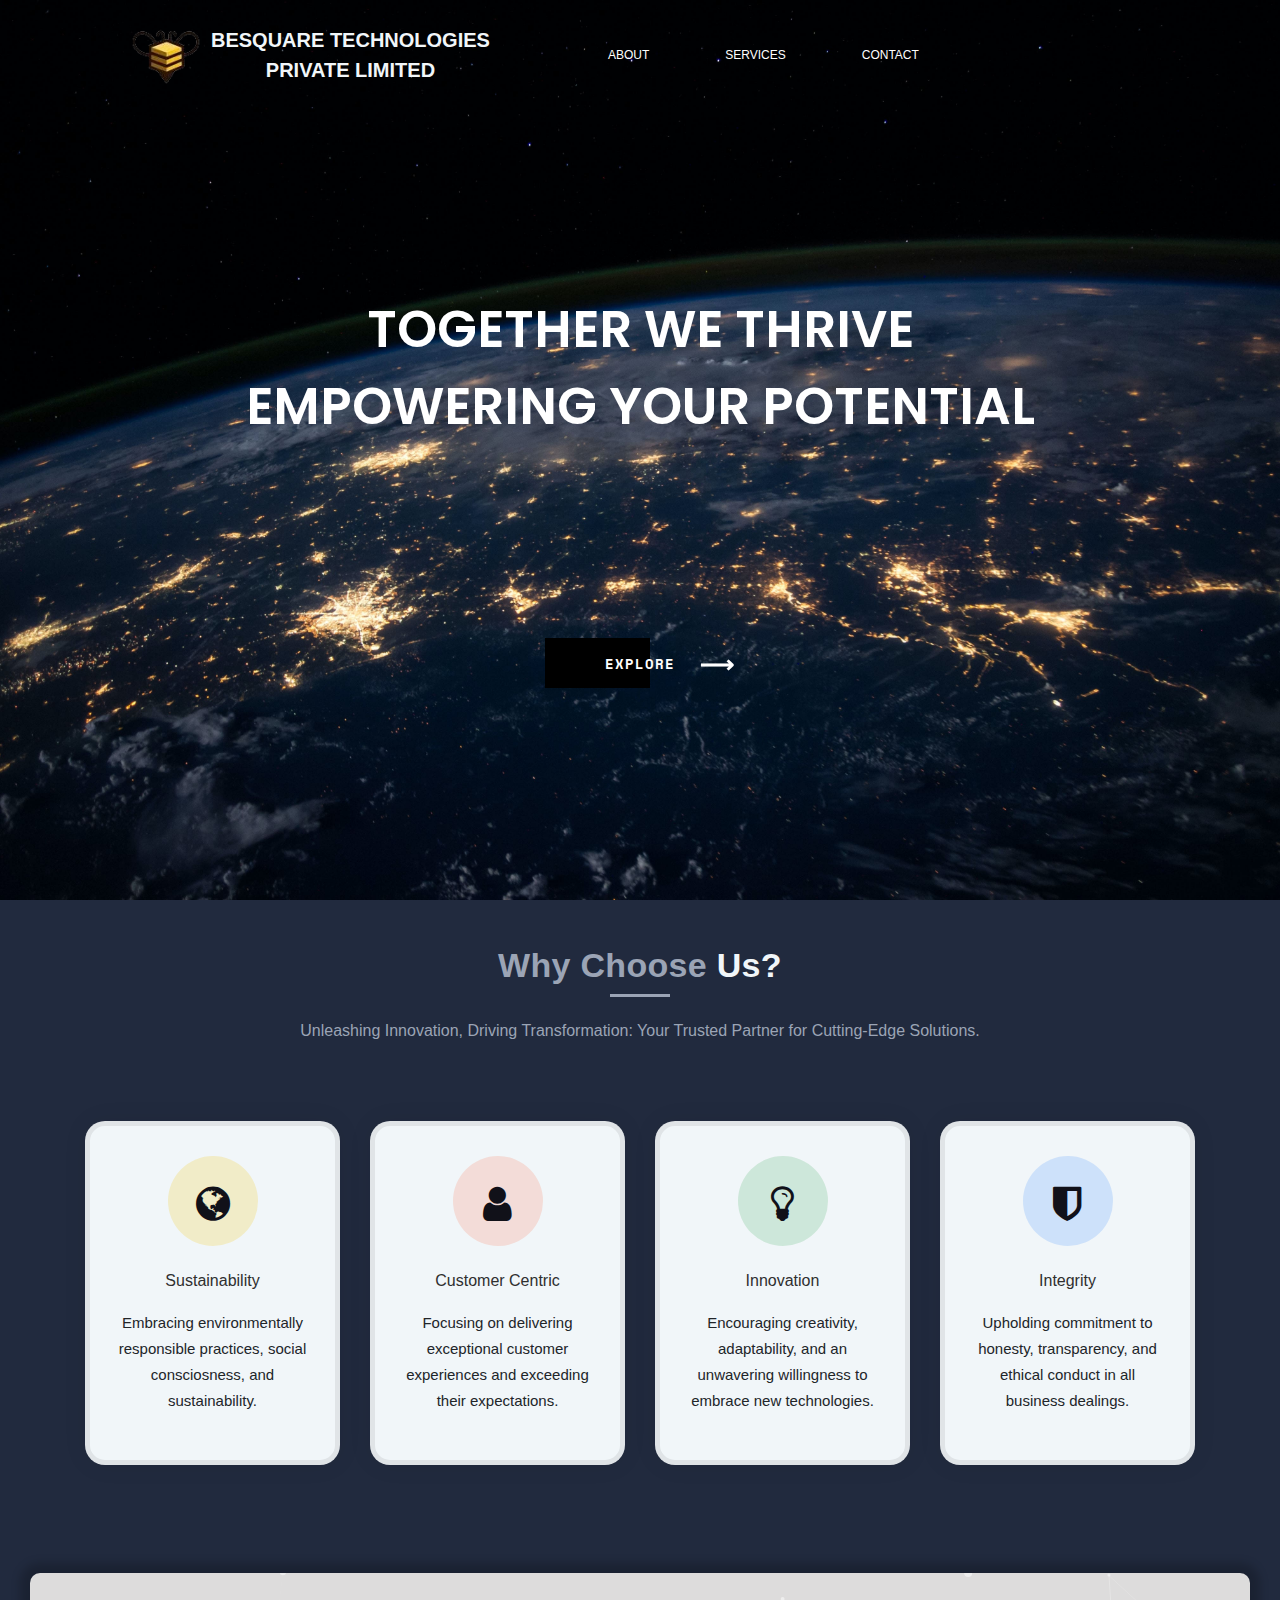
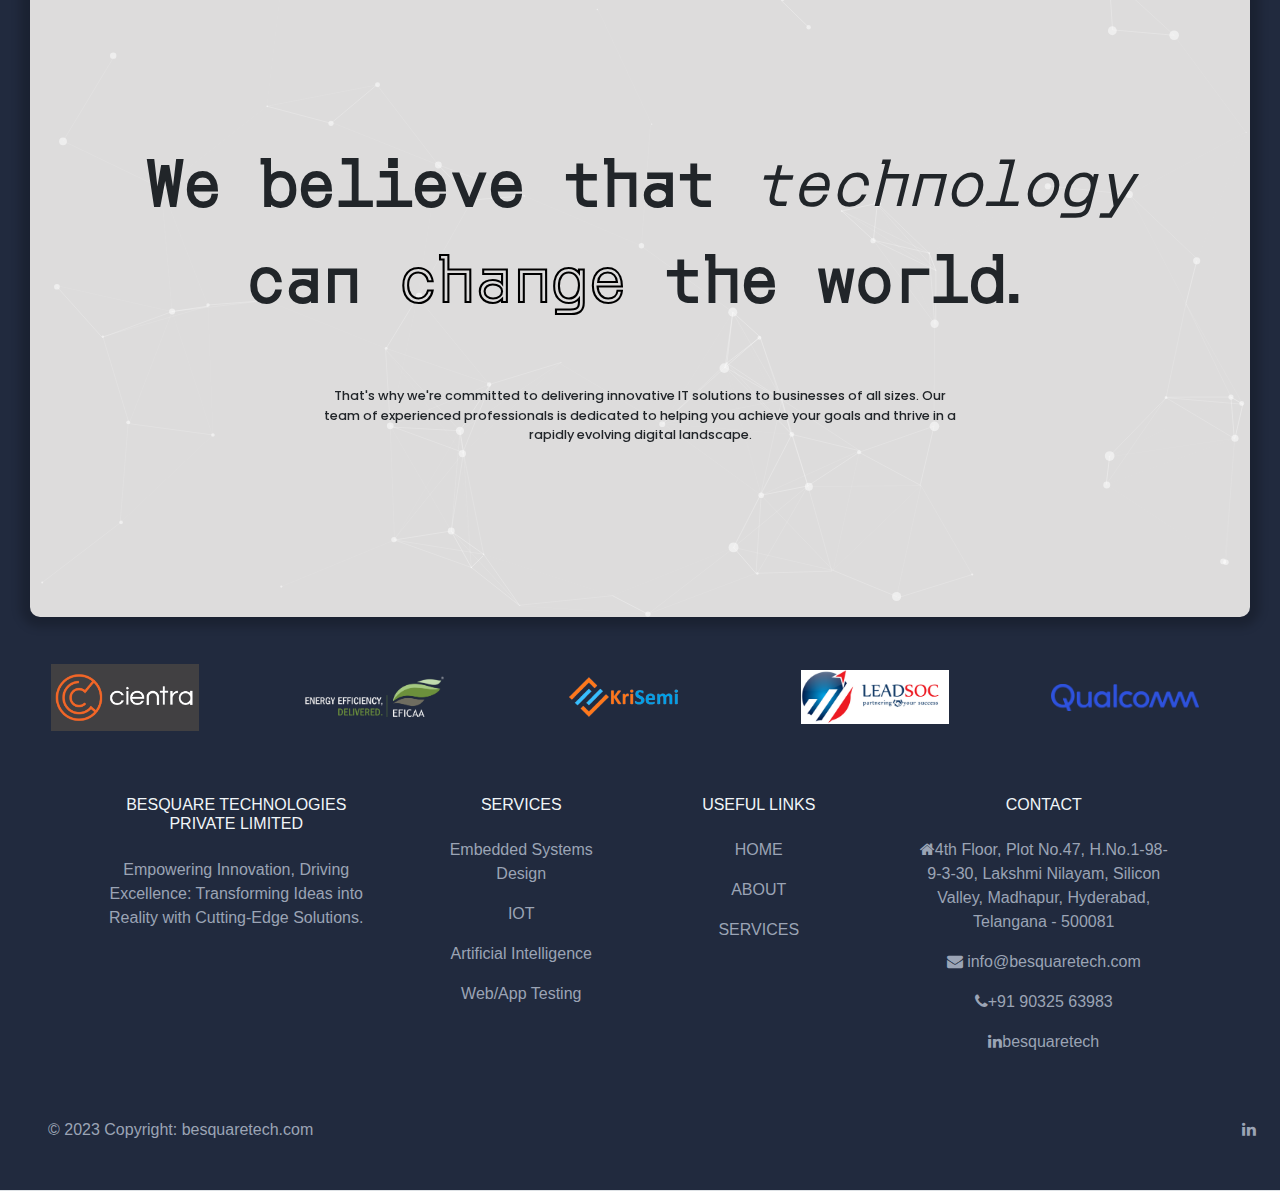
<file: index.html>
<!DOCTYPE html>
<html lang="en">
  <head>
    <meta charset="UTF-8" />
    <meta name="viewport" content="width=device-width, initial-scale=1.0" />
    <title>Besquare Technologies</title>

    <link rel="icon" type="image/png" href="images/favicon.png">

    <!-- BOOTSTRAP CSS -->
    <link
      href="https://cdn.jsdelivr.net/npm/bootstrap@5.3.0/dist/css/bootstrap.min.css"
      rel="stylesheet"
      integrity="sha384-9ndCyUaIbzAi2FUVXJi0CjmCapSmO7SnpJef0486qhLnuZ2cdeRhO02iuK6FUUVM"
      crossorigin="anonymous"
    />

    <link
      rel="stylesheet"
      href="https://stackpath.bootstrapcdn.com/bootstrap/4.3.1/css/bootstrap.min.css"
    />

    <!-- FONTAWESOME ICONS  -->
    <link
      rel="stylesheet"
      href="https://cdnjs.cloudflare.com/ajax/libs/font-awesome/4.7.0/css/font-awesome.min.css"
    />

    <!-- GOOGLE FONTS -->
    <link
      href="https://fonts.googleapis.com/css?family=Poppins"
      rel="stylesheet"
    />
    <link
      href="https://fonts.googleapis.com/css?family=Space+Mono"
      rel="stylesheet"
    />
    <link
      href="https://fonts.googleapis.com/css?family=Orbit"
      rel="stylesheet"
    />

    <!-- CUSTOM CSS -->
    <link rel="stylesheet" href="css/home.css" />
    <link rel="stylesheet" href="css/why-choose.css" />
    <link rel="stylesheet" href="css/particles.css" />
    <link rel="stylesheet" href="css/clients.css" />
  </head>
  <body>
    <div class="home" id="home">
      <!-- NAVBAR -->
      <nav class="navbar navbar-expand-lg bg-transparent">
        <div class="container-fluid">
          <a class="navbar-brand" href="index.html">
            <img src="images/favicon.png" class="company-logo"/>
            <div class="company-title">
              <span class="main-title">BESQUARE TECHNOLOGIES</span>
              <span class="sub-title">PRIVATE LIMITED</span>
            </div>
          </a>
          <button
            class="navbar-toggler"
            type="button"
            data-bs-toggle="collapse"
            data-bs-target="#navbarSupportedContent"
            aria-controls="navbarSupportedContent"
            aria-expanded="false"
            aria-label="Toggle navigation"
          >
            <span class="navbar-toggler-icon">
              <!-- <i class="fa fa-bars" style="color: #fff; font-size: 28px"></i> -->
              <label class="menu">
                <input type="checkbox" checked />
                <div>
                  <span></span>
                  <span></span>
                </div>
              </label>
            </span>
          </button>
          <div class="collapse navbar-collapse" id="navbarSupportedContent">
            <ul class="navbar-nav ms-auto mb-2 mb-lg-0">
              <li class="nav-item">
                <a class="nav-link" aria-current="page" href="about.html"
                  >ABOUT</a
                >
              </li>
              <li class="nav-item ">
                <a
                  class="nav-link"
                  href="services.html"
                  role="button"
                 
                  aria-expanded="false"
                >
                  SERVICES
                </a>
                <ul class="dropdown-menu" id="dropdown-menu">
                  <div class="drop1">
                    <li>
                      <a class="dropdown-item" href="services.html"
                        >Embedded Systems Design
                      </a>
                    </li>
                    <li>
                      <a class="dropdown-item" href="services.html"
                        >Internet of Things (IoT)</a
                      >
                    </li>
                    <li>
                      <a class="dropdown-item" href="services.html"
                        >Artificial Intelligence</a
                      >
                    </li>
                    <li>
                      <!-- <a class="dropdown-item" href="services.html">Machine Learning</a> -->
                    </li>
                    <li><a class="dropdown-item" href="services.html">Robotics</a></li>
                  </div>
                  <div class="drop2">
                    <li>
                      <a class="dropdown-item" href="services.html">Web/ App Testing</a>
                    </li>
                    <li>
                      <a class="dropdown-item" href="services.html">Automobile (EV)</a>
                    </li>
                    <li>
                      <a class="dropdown-item" href="services.html"
                        >Android / Web APP Development</a
                      >
                    </li>
                    <!-- <li><a class="dropdown-item" href="services.html">Multimedia</a></li> -->
                    <!-- <li><a class="dropdown-item" href="services.html">Data Science</a></li> -->
                  </div>
                </ul>
              </li>
              <!-- <li class="nav-item">
                <a class="nav-link" href="careers.html">CAREERS</a>
              </li> -->
              <li class="nav-item">
                <a class="nav-link contact" href="contact.html">CONTACT</a>
              </li>
            </ul>
          </div>
        </div>
      </nav>

      <!-- DISPLAY TEXT ON HOME PAGE -->
      <div class="main-text-container">
        <span class="main-text">Together We Thrive</span>
        <span class="sub-text">Empowering Your Potential</span>
      </div>

      <!-- EXPLORE BUTTON -->
      <div class="explore-container">
        <a href="#explore"
          ><button class="explore">
            EXPLORE<span class="icon-right"></span
            ><span class="icon-right after"></span></button
        ></a>
      </div>
    </div>

    <!-- WHY CHOOSE US? -->
    <div class="feat bg-gray pt-5 pb-5" id="explore">
      <div class="container">
        <div class="row">
          <div class="section-head col-sm-12">
            <h4><span>Why Choose</span> Us?</h4>
            <p>
              Unleashing Innovation, Driving Transformation: Your Trusted
              Partner for Cutting-Edge Solutions.
            </p>
          </div>
          <div class="col-lg-3 col-sm-6">
            <div class="item">
              <span class="icon feature_box_col_one"
                ><i class="fa fa-globe"></i
              ></span>
              <h6>Sustainability</h6>
              <p>
                Embracing environmentally responsible practices, social
                consciosness, and sustainability.
              </p>
            </div>
          </div>
          <div class="col-lg-3 col-sm-6">
            <div class="item">
              <span class="icon feature_box_col_two"
                ><i class="fa fa-user"></i
              ></span>
              <h6>Customer Centric</h6>
              <p>
                Focusing on delivering exceptional customer experiences and
                exceeding their expectations.
              </p>
            </div>
          </div>
          <div class="col-lg-3 col-sm-6">
            <div class="item">
              <span class="icon feature_box_col_three"
                ><i class="fa fa-lightbulb-o"></i
              ></span>
              <h6>Innovation</h6>
              <p>
                Encouraging creativity, adaptability, and an unwavering
                willingness to embrace new technologies.
              </p>
            </div>
          </div>
          <div class="col-lg-3 col-sm-6">
            <div class="item">
              <span class="icon feature_box_col_four"
                ><i class="fa fa-shield"></i
              ></span>
              <h6>Integrity</h6>
              <p>
                Upholding commitment to honesty, transparency, and ethical
                conduct in all business dealings.
              </p>
            </div>
          </div>
        </div>
      </div>
    </div>

    <!-- BELIEVE -->
    <div class="particles-container">
      <div class="believe-heading" id="believeheading">
        <span class="main-believe-heading"
          >We believe that <span class="technology">technology</span></span
        >
        <span class="sub-believe-heading"
          >can <span class="change">change</span> the world.</span
        >
        <p class="believe-description">
          That's why we're committed to delivering innovative IT solutions to
          businesses of all sizes. Our team of experienced professionals is
          dedicated to helping you achieve your goals and thrive in a rapidly
          evolving digital landscape.
        </p>
        <div class="believe-stats"></div>

        <!-- STATS -->

        <!-- <section
          id="counter-stats"
          class="wow fadeInRight responsive-mode"
          data-wow-duration="1.4s"
        >
          <div class="container">
            <div class="row">
              <div class="col-lg-3 stats">
                <i class="fa fa-code" aria-hidden="true"></i>
                <div class="counting" data-count="900000">0</div>
                <h5><span class="responsive-disappear">Lines of</span> code</h5>
              </div>

              <div class="col-lg-3 stats">
                <i class="fa fa-check" aria-hidden="true"></i>
                <div class="counting" data-count="280">0</div>
                <h5>Projects <span class="responsive-disappear">done</span></h5>
              </div>

              <div class="col-lg-3 stats">
                <i class="fa fa-user" aria-hidden="true"></i>
                <div class="counting" data-count="75">0</div>
                <h5><span class="responsive-disappear">Happy</span> clients</h5>
              </div>

              <div class="col-lg-3 stats">
                <i class="fa fa-coffee" aria-hidden="true"></i>
                <div class="counting" data-count="999">0</div>
                <h5>
                  <span class="responsive-disappear">cups of</span> coffee
                </h5>
              </div>
            </div>
          </div>
        </section> -->
      </div>
      <div id="particles-js"></div>
    </div>

    <!-- <section class="testimonial">
      <div class="container">
        <div class="row">
          <div class="col-lg-6 d-none d-lg-block">
            <ol class="carousel-indicators tabs">
              <li
                data-target="#carouselExampleIndicators"
                data-slide-to="0"
                class="active"
              >
                <figure>
                  <img
                    src="https://livedemo00.template-help.com/wt_62267_v8/prod-20823-one-service/images/testimonials-01-179x179.png"
                    class="img-fluid"
                    alt=""
                  />
                </figure>
              </li>
              <li data-target="#carouselExampleIndicators" data-slide-to="1">
                <figure>
                  <img
                    src="https://livedemo00.template-help.com/wt_62267_v8/prod-20823-one-service/images/testimonials-02-306x306.png"
                    class="img-fluid"
                    alt=""
                  />
                </figure>
              </li>
              <li data-target="#carouselExampleIndicators" data-slide-to="2">
                <figure>
                  <img
                    src="https://livedemo00.template-help.com/wt_62267_v8/prod-20823-one-service/images/testimonials-03-179x179.png"
                    class="img-fluid"
                    alt=""
                  />
                </figure>
              </li>
            </ol>
          </div>
          <div
            class="col-lg-6 d-flex justify-content-center align-items-center"
          >
            <div
              id="carouselExampleIndicators"
              data-interval="false"
              class="carousel slide"
              data-ride="carousel"
            >
              <h3>WHAT OUR CLIENTS SAY</h3>
              <h1>TESTIMONIALS</h1>
              <div class="carousel-inner">
                <div class="carousel-item active">
                  <div class="quote-wrapper">
                    <p>
                      I have tried a lot of food delivery services but Plate is
                      something out of this world! Their food is really healthy
                      and it tastes great, which is why I recommend this company
                      to all my friends!
                    </p>
                    <h3>peter M lee</h3>
                  </div>
                </div>
                <div class="carousel-item">
                  <div class="quote-wrapper">
                    <p>
                      I have tried a lot of food delivery services but Plate is
                      something out of this world! Their food is really healthy
                      and it tastes great, which is why I recommend this company
                      to all my friends!
                    </p>
                    <h3>peter N lee</h3>
                  </div>
                </div>
                <div class="carousel-item">
                  <div class="quote-wrapper">
                    <p>
                      I have tried a lot of food delivery services but Plate is
                      something out of this world! Their food is really healthy
                      and it tastes great, which is why I recommend this company
                      to all my friends!
                    </p>
                    <h3>peter O lee</h3>
                  </div>
                </div>
              </div>
              <ol class="carousel-indicators indicators">
                <li
                  data-target="#carouselExampleIndicators"
                  data-slide-to="0"
                  class="active"
                ></li>
                <li
                  data-target="#carouselExampleIndicators"
                  data-slide-to="1"
                ></li>
                <li
                  data-target="#carouselExampleIndicators"
                  data-slide-to="2"
                ></li>
              </ol>
            </div>
          </div>
        </div>
      </div>
    </section> -->

    <div class="slider">
      <div class="slide-track-1">
        <div class="slide">
          <img src="images/CIENTRA.png" alt="" />
        </div>
        <div class="slide">
          <img src="images/EFICAA.png" alt="" />
        </div>
        <div class="slide">
          <img src="images/KRISEMI.png" alt="" />
        </div>
        <div class="slide">
          <img src="images/LEADSOC.png" alt="" />
        </div>
        <div class="slide">
          <img src="images/QUALCOMM.png" alt="" />
        </div>
        <div class="slide">
          <img src="images/S & V TEK SYSTEMS.png" alt="" />
        </div>
        <div class="slide">
          <img src="images/VOLTY NXT ENERGY.png" alt="" />
        </div>
        <div class="slide">
          <img src="images/CIENTRA.png" alt="" />
        </div>
        <div class="slide">
          <img src="images/EFICAA.png" alt="" />
        </div>
        <div class="slide">
          <img src="images/KRISEMI.png" alt="" />
        </div>
        <div class="slide">
          <img src="images/LEADSOC.png" alt="" />
        </div>
        <div class="slide">
          <img src="images/QUALCOMM.png" alt="" />
        </div>
        <div class="slide">
          <img src="images/S & V TEK SYSTEMS.png" alt="" />
        </div>
        <div class="slide">
          <img src="images/VOLTY NXT ENERGY.png" alt="" />
        </div>
      </div>
    </div>

    <!-- Footer -->
    <footer class="text-center text-lg-start bg-dark text-muted">
      <!-- Section: Links  -->
      <section class="">
        <div class="container text-center text-md-start mt-5">
          <!-- Grid row -->
          <div class="row mt-3">
            <!-- Grid column -->
            <div class="col-md-3 col-lg-4 col-xl-3 mx-auto mb-4">
              <!-- Content -->
              <h6 class="text-uppercase fw-bold mb-4">
                <i class="fas fa-gem me-3"></i>Besquare Technologies private
                Limited
              </h6>
              <p class="footer-text">
                Empowering Innovation, Driving Excellence: Transforming Ideas
                into Reality with Cutting-Edge Solutions.
              </p>
            </div>
            <!-- Grid column -->

            <!-- Grid column -->
            <div class="col-md-2 col-lg-2 col-xl-2 mx-auto mb-4">
              <!-- Links -->
              <h6 class="text-uppercase fw-bold mb-4 footer-headings">
                Services
              </h6>
              <p>
                <a href="services.html" class="text-reset">Embedded Systems Design</a>
              </p>
              <p>
                <a href="services.html" class="text-reset">IOT</a>
              </p>
              <p>
                <a href="services.html" class="text-reset">Artificial Intelligence</a>
              </p>
              <p>
                <a href="services.html" class="text-reset">Web/App Testing</a>
              </p>
            </div>
            <!-- Grid column -->

            <!-- Grid column -->
            <div class="col-md-3 col-lg-2 col-xl-2 mx-auto mb-4">
              <!-- Links -->
              <h6 class="text-uppercase fw-bold mb-4">Useful links</h6>
              <p>
                <a href="index.html" class="text-reset">HOME</a>
              </p>
              <p>
                <a href="about.html" class="text-reset">ABOUT</a>
              </p>
              <p>
                <a href="services.html" class="text-reset">SERVICES</a>
              </p>
              <!-- <p>
                <a href="careers.html" class="text-reset">CAREERS</a>
              </p> -->
            </div>
            <!-- Grid column -->

            <!-- Grid column -->
            <div class="col-md-4 col-lg-3 col-xl-3 mx-auto mb-md-0 mb-4">
              <!-- Links -->
              <h6 class="text-uppercase fw-bold mb-4">Contact</h6>
              <p>
                <i class="fa fa-home me-3"></i>4th Floor, Plot No.47,
                H.No.1-98-9-3-30, Lakshmi Nilayam, Silicon Valley, Madhapur,
                Hyderabad, Telangana - 500081
              </p>
              <p>
                <i class="fa fa-envelope me-3"></i>
                info@besquaretech.com
              </p>
              <p><i class="fa fa-phone me-3"></i>+91 90325 63983</p>
              <p>
                <i class="fa fa-linkedin me-3"></i
                ><a
                  href="https://www.linkedin.com/company/besquaretech/"
                  style="color: inherit"
                  target="_blank"
                  >besquaretech</a
                >
              </p>
            </div>
            <!-- Grid column -->
          </div>
          <!-- Grid row -->
        </div>
      </section>
      <!-- Section: Links  -->
      <!-- Section: Social media -->
      <section
        class="d-flex justify-content-center justify-content-lg-between p-4 border-bottom"
      >
        <!-- Copyright -->
        <div class="text-center p-4">
          © 2023 Copyright:
          <a class="text-reset fw-bold" href="#">besquaretech.com</a>
        </div>
        <!-- Copyright -->

        <!-- Right -->
        <div class="icons">
          <!-- <a href="" class="me-4 text-reset">
            <i class="fa fa-facebook-f"></i>
          </a>
          <a href="" class="me-4 text-reset">
            <i class="fa fa-twitter"></i>
          </a>
          <a href="" class="me-4 text-reset">
            <i class="fa fa-google"></i>
          </a>
          <a href="" class="me-4 text-reset">
            <i class="fa fa-instagram"></i>
          </a> -->
          <a href="https://www.linkedin.com/company/besquaretech" class="me-4 text-reset">
            <i class="fa fa-linkedin"></i>
          </a>
          <!-- <a href="" class="me-4 text-reset">
            <i class="fa fa-github"></i>
          </a> -->
        </div>
        <!-- Right -->
      </section>
      <!-- Section: Social media -->
    </footer>
    <!-- Footer -->

    <script src="https://cdnjs.cloudflare.com/ajax/libs/jquery/3.4.0/jquery.min.js"></script>

    <!-- BOOTSTRAP JS -->
    <script
      src="https://cdn.jsdelivr.net/npm/bootstrap@5.3.0/dist/js/bootstrap.bundle.min.js"
      integrity="sha384-geWF76RCwLtnZ8qwWowPQNguL3RmwHVBC9FhGdlKrxdiJJigb/j/68SIy3Te4Bkz"
      crossorigin="anonymous"
    ></script>

    <script src="https://stackpath.bootstrapcdn.com/bootstrap/4.3.1/js/bootstrap.min.js"></script>

    <!-- JQUERY -->

    <!-- scripts -->
    <script src="js/particles.js"></script>
    <script src="js/app.js"></script>
    <script src="js/counter.js"></script>
    <script src="js/clients.js"></script>

    <script></script>
  </body>
</html>
</file>
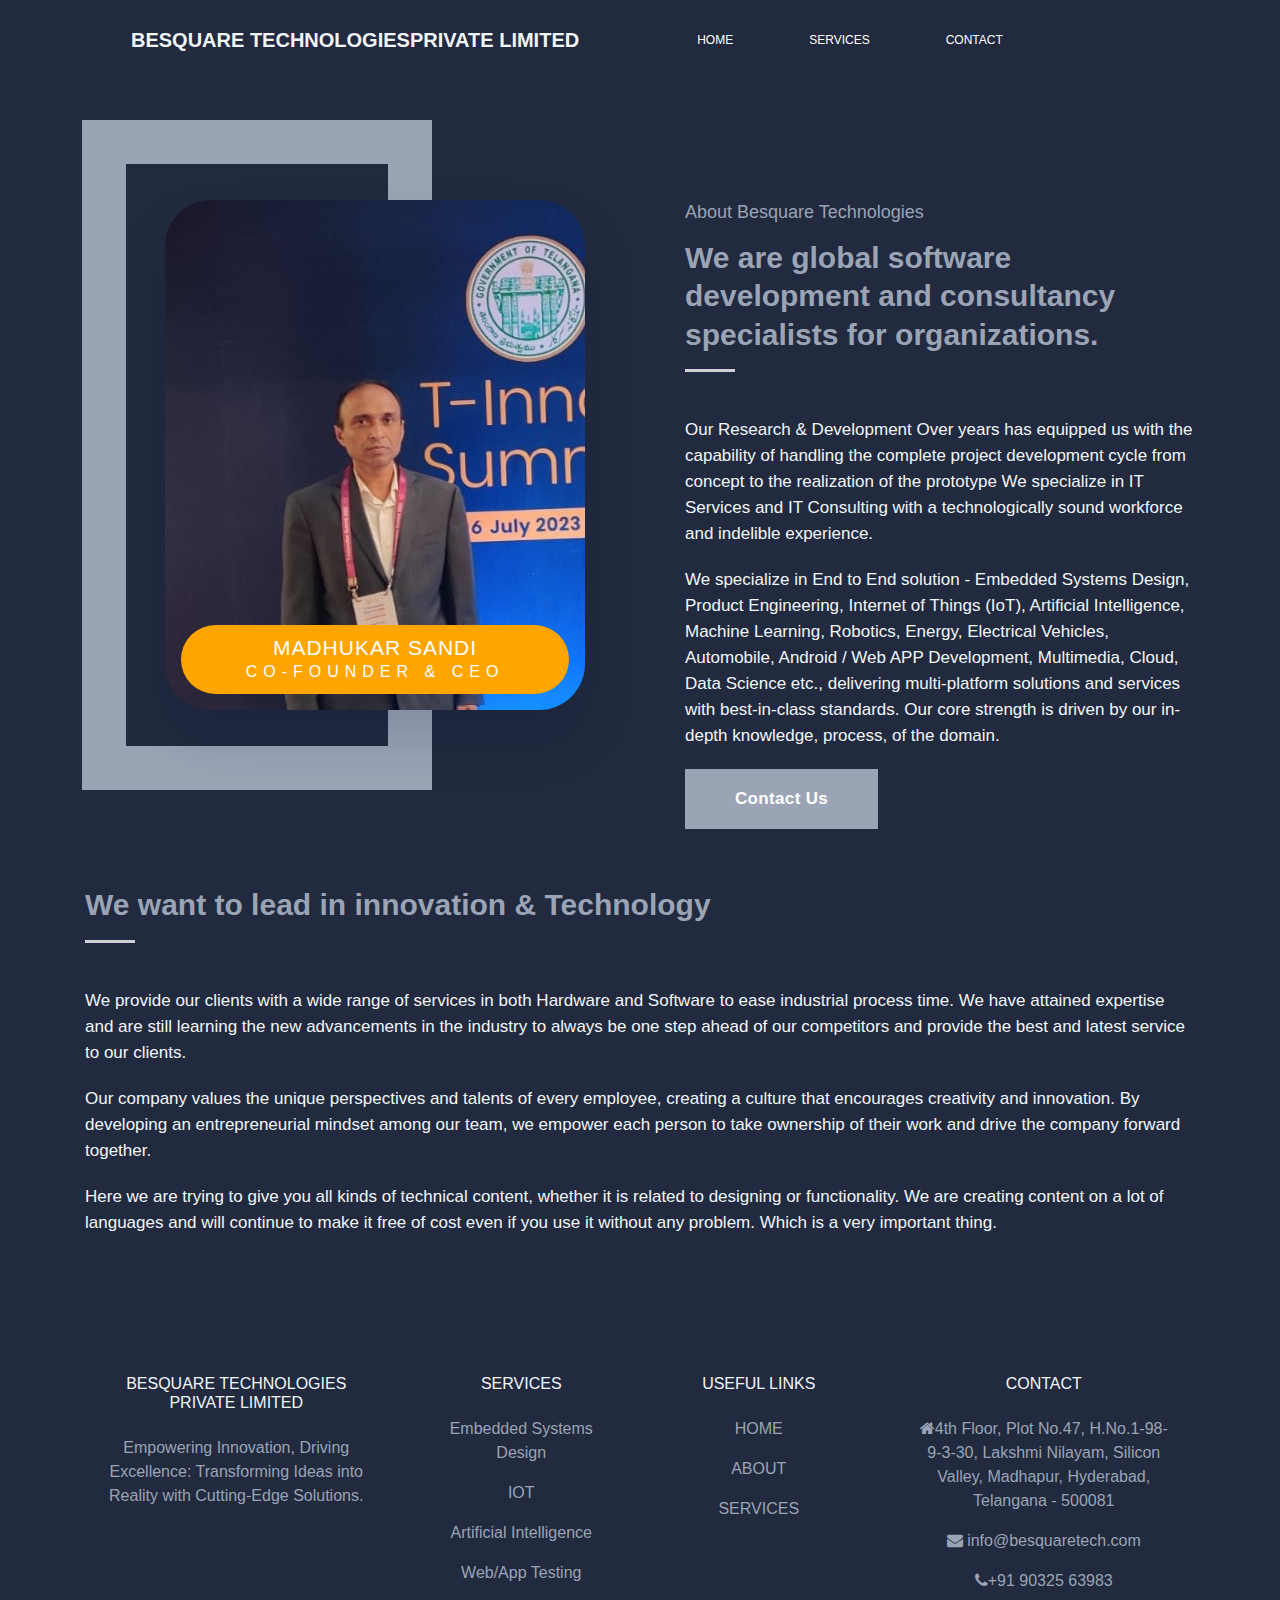
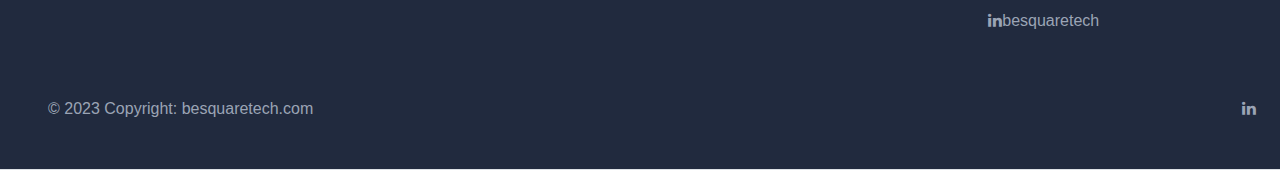
<file: about.html>
<!DOCTYPE html>
<html lang="en">
  <head>
    <meta charset="UTF-8" />
    <meta name="viewport" content="width=device-width, initial-scale=1.0" />
    <title>ABOUT BESQUARE</title>

    <!-- BOOTSTRAP CSS -->
    <link
      href="https://cdn.jsdelivr.net/npm/bootstrap@5.3.0/dist/css/bootstrap.min.css"
      rel="stylesheet"
      integrity="sha384-9ndCyUaIbzAi2FUVXJi0CjmCapSmO7SnpJef0486qhLnuZ2cdeRhO02iuK6FUUVM"
      crossorigin="anonymous"
    />

    <link
      rel="stylesheet"
      href="https://stackpath.bootstrapcdn.com/bootstrap/4.3.1/css/bootstrap.min.css"
    />

    <!-- FONTAWESOME ICONS  -->
    <link
      rel="stylesheet"
      href="https://cdnjs.cloudflare.com/ajax/libs/font-awesome/4.7.0/css/font-awesome.min.css"
    />

    <link rel="stylesheet" href="css/about.css" />
    <link rel="stylesheet" href="css/home.css" />
  </head>
  <body>
    <!-- NAVBAR -->
    <nav class="navbar fixed-top navbar-expand-lg bg-transparent">
      <div class="container-fluid">
        <a class="navbar-brand" href="index.html">
          <span class="main-title">BESQUARE TECHNOLOGIES</span>
          <span class="sub-title">PRIVATE LIMITED</span>
        </a>
        <button
          class="navbar-toggler"
          type="button"
          data-bs-toggle="collapse"
          data-bs-target="#navbarSupportedContent"
          aria-controls="navbarSupportedContent"
          aria-expanded="false"
          aria-label="Toggle navigation"
        >
          <span class="navbar-toggler-icon">
            <!-- <i class="fa fa-bars" style="color: #fff; font-size: 28px"></i> -->
            <label class="menu">
              <input type="checkbox" checked />
              <div>
                <span></span>
                <span></span>
              </div>
            </label>
          </span>
        </button>
        <div class="collapse navbar-collapse" id="navbarSupportedContent">
          <ul class="navbar-nav ms-auto mb-2 mb-lg-0">
            <li class="nav-item">
              <a class="nav-link" aria-current="page" href="index.html">HOME</a>
            </li>
            <li class="nav-item dropdown">
              <a
                class="nav-link"
                href="services.html"
                role="button"
                aria-expanded="false"
              >
                SERVICES
              </a>
              <ul class="dropdown-menu">
                <div class="drop1">
                  <li>
                    <a class="dropdown-item" href="services.html"
                      >Embedded Systems Design
                    </a>
                  </li>
                  <li>
                    <a class="dropdown-item" href="services.html"
                      >Internet of Things (IoT)</a
                    >
                  </li>
                  <li>
                    <a class="dropdown-item" href="services.html"
                      >Artificial Intelligence</a
                    >
                  </li>
                  
                  <li><a class="dropdown-item" href="services.html">Robotics</a></li>
                </div>
                <div class="drop2">
                  <li>
                    <a class="dropdown-item" href="services.html">Web/ App Testing</a>
                  </li>
                  <li>
                    <a class="dropdown-item" href="services.html">Automobile (EV)</a>
                  </li>
                  <li>
                    <a class="dropdown-item" href="services.html"
                      >Android / Web APP Development</a
                    >
                  </li>
                </div>
              </ul>
            </li>
            <!-- <li class="nav-item">
              <a class="nav-link" href="careers.html">CAREERS</a>
            </li> -->
            <li class="nav-item">
              <a class="nav-link contact" href="contact.html">CONTACT</a>
            </li>
          </ul>
        </div>
      </div>
    </nav>

    <section class="about-section">
      <div class="container">
        <div class="row">
          <div class="content-column col-lg-6 col-md-12 col-sm-12 order-2">
            <div class="inner-column">
              <div class="sec-title">
                <span class="title">About Besquare Technologies</span>
                <h2>
                  We are global software development and consultancy specialists
                  for organizations.
                </h2>
              </div>
              <div class="text">
                Our Research & Development Over years has equipped us with the
                capability of handling the complete project development cycle
                from concept to the realization of the prototype We specialize
                in IT Services and IT Consulting with a technologically sound
                workforce and indelible experience.
              </div>
              <div class="text">
                We specialize in End to End solution - Embedded Systems Design,
                Product Engineering, Internet of Things (IoT), Artificial
                Intelligence, Machine Learning, Robotics, Energy, Electrical
                Vehicles, Automobile, Android / Web APP Development, Multimedia,
                Cloud, Data Science etc., delivering multi-platform solutions
                and services with best-in-class standards. Our core strength is
                driven by our in-depth knowledge, process, of the domain.
              </div>
              <div class="btn-box">
                <a href="contact.html" class="theme-btn btn-style-one">Contact Us</a>
              </div>
            </div>
          </div>

          <!-- Image Column -->
          <div class="image-column col-lg-6 col-md-12 col-sm-12">
            <div class="inner-column wow fadeInLeft">
              <div class="author-desc">
                <h2>MADHUKAR SANDI</h2>
                <span>CO-FOUNDER & CEO</span>
              </div>
              <figure class="image-1">
                <a class="lightbox-image" data-fancybox="images"
                  ><img
                    title="Madhukar Sandi"
                    src="images/MADHUKAR SANDI.jpg"
                    alt=""
                  />
                  <div class="image-overlay">
                    <!-- Add hover effect content here -->
                    <h2>Be Kind and Inspire</h2>
                    <p>Learn to make an impact that matters</p>
                  </div></a
                >
              </figure>
            </div>
          </div>
        </div>
        <div class="sec-title">
          <!-- <span class="title">Our Future Goal</span> -->
          <h2>We want to lead in innovation & Technology</h2>
        </div>
        <div class="text">
          We provide our clients with a wide range of services in both Hardware
          and Software to ease industrial process time. We have attained
          expertise and are still learning the new advancements in the industry
          to always be one step ahead of our competitors and provide the best
          and latest service to our clients.
        </div>
        <div class="text">
          Our company values the unique perspectives and talents of every
          employee, creating a culture that encourages creativity and
          innovation. By developing an entrepreneurial mindset among our team,
          we empower each person to take ownership of their work and drive the
          company forward together.
        </div>
        <div class="text">
          Here we are trying to give you all kinds of technical content, whether
          it is related to designing or functionality. We are creating content
          on a lot of languages and will continue to make it free of cost even
          if you use it without any problem. Which is a very important thing.
        </div>
      </div>
    </section>

    <footer class="text-center text-lg-start bg-dark text-muted">
      <!-- Section: Links  -->
      <section class="">
        <div class="container text-center text-md-start mt-5">
          <!-- Grid row -->
          <div class="row mt-3">
            <!-- Grid column -->
            <div class="col-md-3 col-lg-4 col-xl-3 mx-auto mb-4">
              <!-- Content -->
              <h6 class="text-uppercase fw-bold mb-4">
                <i class="fas fa-gem me-3"></i>Besquare Technologies private
                Limited
              </h6>
              <p class="footer-text">
                Empowering Innovation, Driving Excellence: Transforming Ideas
                into Reality with Cutting-Edge Solutions.
              </p>
            </div>
            <!-- Grid column -->

            <!-- Grid column -->
            <div class="col-md-2 col-lg-2 col-xl-2 mx-auto mb-4">
              <!-- Links -->
              <h6 class="text-uppercase fw-bold mb-4 footer-headings">
                Services
              </h6>
              <p>
                <a href="services.html" class="text-reset">Embedded Systems Design</a>
              </p>
              <p>
                <a href="services.html" class="text-reset">IOT</a>
              </p>
              <p>
                <a href="services.html" class="text-reset">Artificial Intelligence</a>
              </p>
              <p>
                <a href="services.html" class="text-reset">Web/App Testing</a>
              </p>
            </div>
            <!-- Grid column -->

            <!-- Grid column -->
            <div class="col-md-3 col-lg-2 col-xl-2 mx-auto mb-4">
              <!-- Links -->
              <h6 class="text-uppercase fw-bold mb-4">Useful links</h6>
              <p>
                <a href="index.html" class="text-reset">HOME</a>
              </p>
              <p>
                <a href="about.html" class="text-reset">ABOUT</a>
              </p>
              <p>
                <a href="services.html" class="text-reset">SERVICES</a>
              </p>
              <!-- <p>
                <a href="careers.html" class="text-reset">CAREERS</a>
              </p> -->
            </div>
            <!-- Grid column -->

            <!-- Grid column -->
            <div class="col-md-4 col-lg-3 col-xl-3 mx-auto mb-md-0 mb-4">
              <!-- Links -->
              <h6 class="text-uppercase fw-bold mb-4">Contact</h6>
              <p>
                <i class="fa fa-home me-3"></i>4th Floor, Plot No.47,
                H.No.1-98-9-3-30, Lakshmi Nilayam, Silicon Valley, Madhapur,
                Hyderabad, Telangana - 500081
              </p>
              <p>
                <i class="fa fa-envelope me-3"></i>
                info@besquaretech.com
              </p>
              <p><i class="fa fa-phone me-3"></i>+91 90325 63983</p>
              <p>
                <i class="fa fa-linkedin me-3"></i
                ><a
                  href="https://www.linkedin.com/company/besquaretech/"
                  style="color: inherit"
                  target="_blank"
                  >besquaretech</a
                >
              </p>
            </div>
            <!-- Grid column -->
          </div>
          <!-- Grid row -->
        </div>
      </section>
      <!-- Section: Links  -->
      <!-- Section: Social media -->
      <section
        class="d-flex justify-content-center justify-content-lg-between p-4 border-bottom"
      >
        <!-- Copyright -->
        <div class="text-center p-4">
          © 2023 Copyright:
          <a class="text-reset fw-bold" href="#"
            >besquaretech.com</a
          >
        </div>
        <!-- Copyright -->

        <!-- Right -->
        <div class="icons">
          <!-- <a href="" class="me-4 text-reset">
              <i class="fa fa-facebook-f"></i>
            </a>
            <a href="" class="me-4 text-reset">
              <i class="fa fa-twitter"></i>
            </a>
            <a href="" class="me-4 text-reset">
              <i class="fa fa-google"></i>
            </a>
            <a href="" class="me-4 text-reset">
              <i class="fa fa-instagram"></i>
            </a> -->
          <a href="https://www.linkedin.com/company/besquaretech" class="me-4 text-reset">
            <i class="fa fa-linkedin"></i>
          </a>
          <!-- <a href="" class="me-4 text-reset">
              <i class="fa fa-github"></i>
            </a> -->
        </div>
        <!-- Right -->
      </section>
      <!-- Section: Social media -->
    </footer>
    <!-- Footer -->

    <script src="https://cdnjs.cloudflare.com/ajax/libs/jquery/3.4.0/jquery.min.js"></script>

    <!-- BOOTSTRAP JS -->
    <script
      src="https://cdn.jsdelivr.net/npm/bootstrap@5.3.0/dist/js/bootstrap.bundle.min.js"
      integrity="sha384-geWF76RCwLtnZ8qwWowPQNguL3RmwHVBC9FhGdlKrxdiJJigb/j/68SIy3Te4Bkz"
      crossorigin="anonymous"
    ></script>

    <script src="https://stackpath.bootstrapcdn.com/bootstrap/4.3.1/js/bootstrap.min.js"></script>
  </body>
</html>
</file>
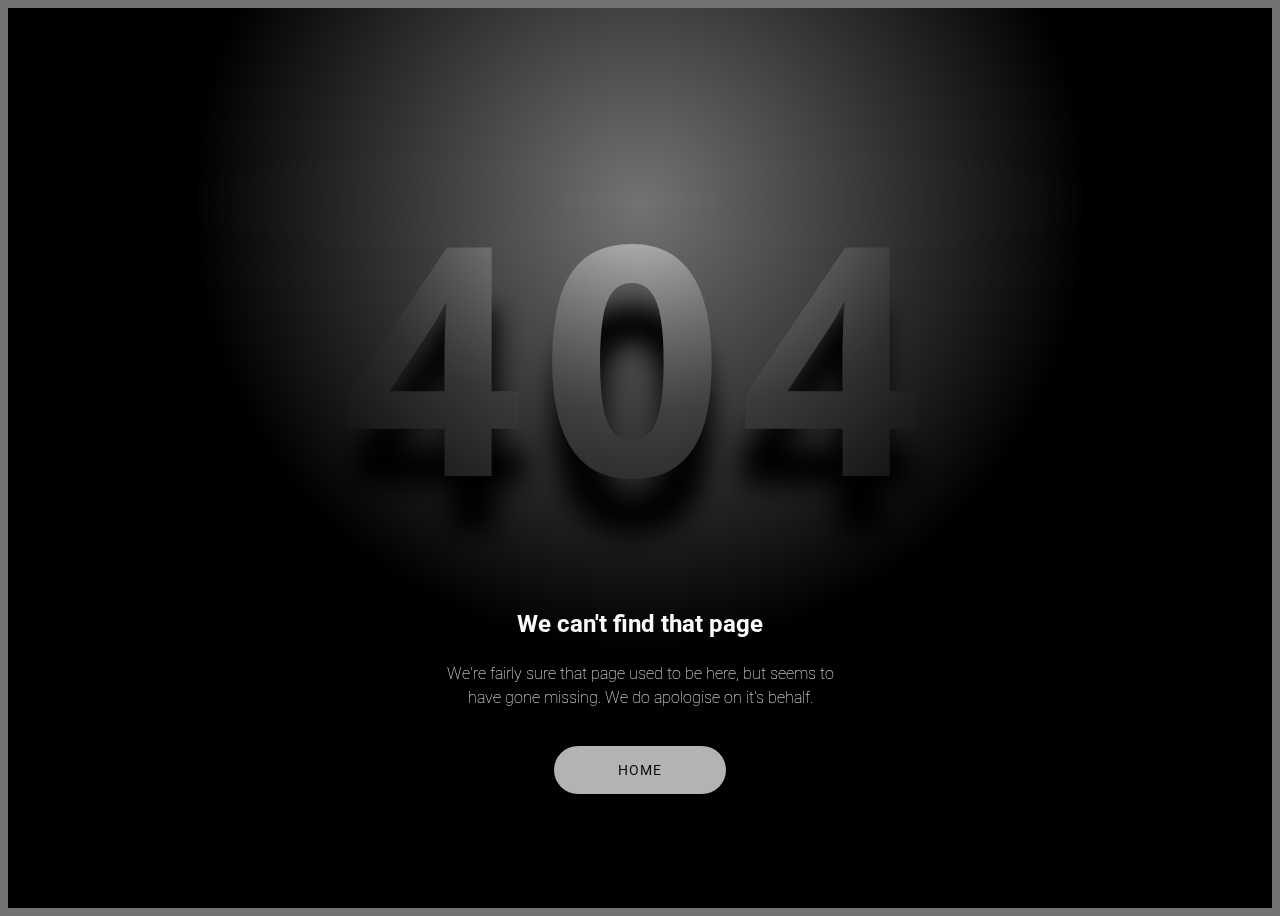
<file: careers.html>
<!DOCTYPE html>
<html lang="en">
  <head>
    <meta charset="UTF-8" />
    <meta name="viewport" content="width=device-width, initial-scale=1.0" />
    <title>CAREERS - BESQUARE</title>

    <link rel="stylesheet" href="css/careers.css" type="text/css">
  </head>
  <body>
    <h1>404</h1>
    <div class="cloak__wrapper">
      <div class="cloak__container">
        <div class="cloak"></div>
      </div>
    </div>
    <div class="info">
      <h2>We can't find that page</h2>
      <p>
        We're fairly sure that page used to be here, but seems to have gone
        missing. We do apologise on it's behalf.
      </p>
      <a href="index.html" rel="noreferrer noopener"
        >Home</a
      >
    </div>
  </body>
</html>
</file>
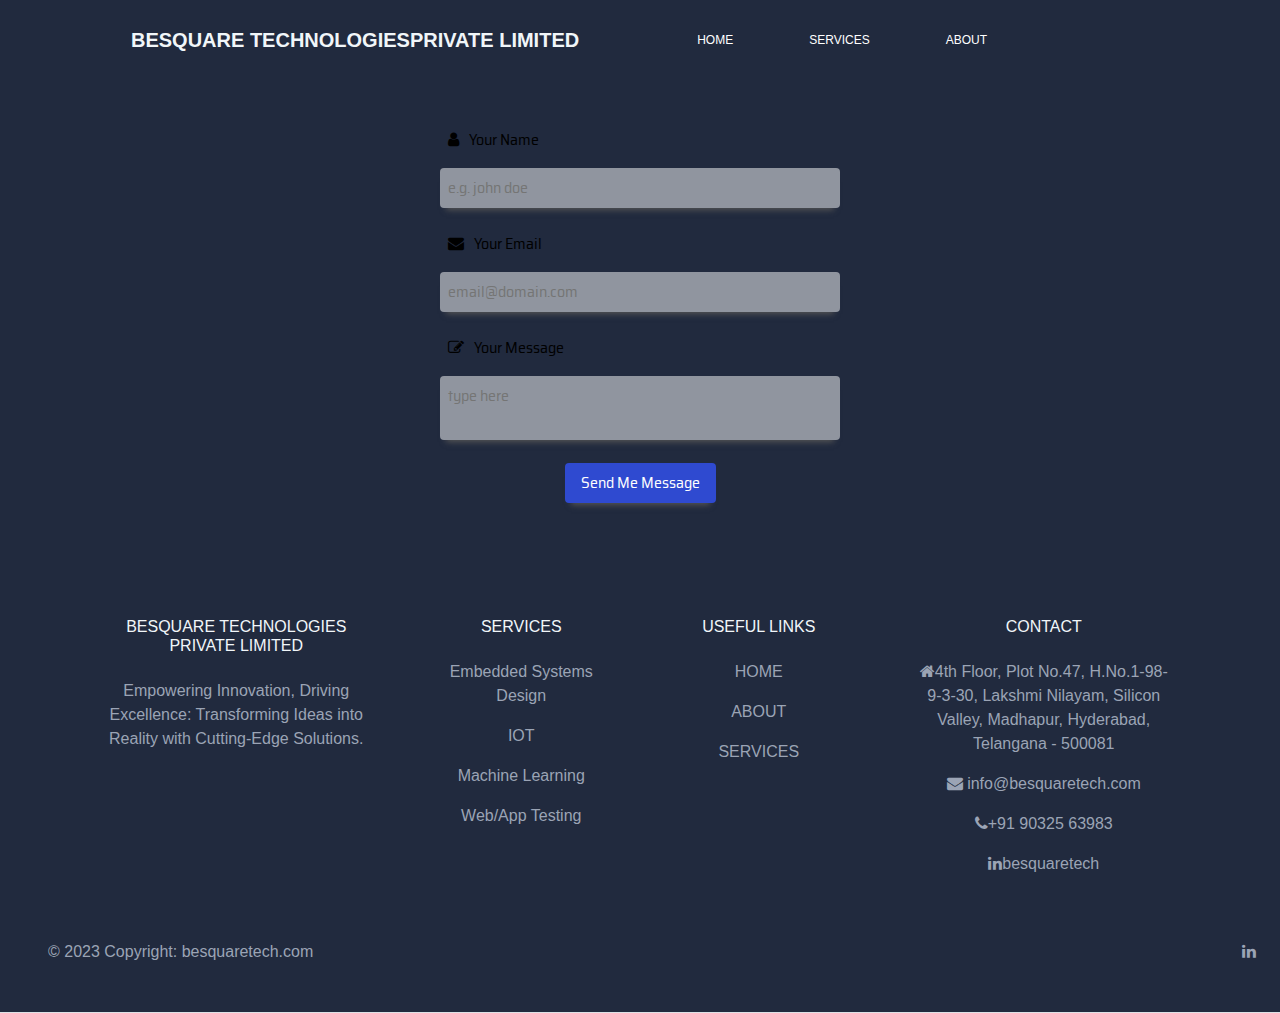
<file: contact.html>
<!DOCTYPE html>
<html lang="en">
  <head>
    <meta charset="UTF-8" />
    <meta name="viewport" content="width=device-width, initial-scale=1.0" />
    <title>CONTACT - BESQUARE</title>

    <!-- FONTAWESOME ICONS  -->
    <link
      rel="stylesheet"
      href="https://cdnjs.cloudflare.com/ajax/libs/font-awesome/4.7.0/css/font-awesome.min.css"
    />

    <!-- BOOTSTRAP CSS -->
    <link
      href="https://cdn.jsdelivr.net/npm/bootstrap@5.3.0/dist/css/bootstrap.min.css"
      rel="stylesheet"
      integrity="sha384-9ndCyUaIbzAi2FUVXJi0CjmCapSmO7SnpJef0486qhLnuZ2cdeRhO02iuK6FUUVM"
      crossorigin="anonymous"
    />

    <link
      rel="stylesheet"
      href="https://stackpath.bootstrapcdn.com/bootstrap/4.3.1/css/bootstrap.min.css"
    />

    <link rel="stylesheet" href="css/home.css" />
    <link rel="stylesheet" href="css/contact.css" />
  </head>
  <body>
    <!-- NAVBAR -->
    <nav class="navbar fixed-top navbar-expand-lg bg-transparent">
      <div class="container-fluid">
        <a class="navbar-brand" href="index.html">
          <span class="main-title">BESQUARE TECHNOLOGIES</span>
          <span class="sub-title">PRIVATE LIMITED</span>
        </a>
        <button
          class="navbar-toggler"
          type="button"
          data-bs-toggle="collapse"
          data-bs-target="#navbarSupportedContent"
          aria-controls="navbarSupportedContent"
          aria-expanded="false"
          aria-label="Toggle navigation"
        >
          <span class="navbar-toggler-icon">
            <!-- <i class="fa fa-bars" style="color: #fff; font-size: 28px"></i> -->
            <label class="menu">
              <input type="checkbox" checked />
              <div>
                <span></span>
                <span></span>
              </div>
            </label>
          </span>
        </button>
        <div class="collapse navbar-collapse" id="navbarSupportedContent">
          <ul class="navbar-nav ms-auto mb-2 mb-lg-0">
            <li class="nav-item">
              <a class="nav-link" aria-current="page" href="index.html">HOME</a>
            </li>

            <li class="nav-item dropdown">
              <a
                class="nav-link"
                href="services.html"
                role="button"
                aria-expanded="false"
              >
                SERVICES
              </a>
              <ul class="dropdown-menu">
                <div class="drop1">
                  <li>
                    <a class="dropdown-item" href="services.html"
                      >Embedded Systems Design
                    </a>
                  </li>
                  <li>
                    <a class="dropdown-item" href="services.html"
                      >Internet of Things (IoT)</a
                    >
                  </li>
                  <li>
                    <a class="dropdown-item" href="services.html"
                      >Artificial Intelligence</a
                    >
                  </li>

                  <li>
                    <a class="dropdown-item" href="services.html">Robotics</a>
                  </li>
                </div>
                <div class="drop2">
                  <li>
                    <a class="dropdown-item" href="services.html"
                      >Web/ App Testing</a
                    >
                  </li>
                  <li>
                    <a class="dropdown-item" href="services.html"
                      >Automobile (EV)</a
                    >
                  </li>
                  <li>
                    <a class="dropdown-item" href="services.html"
                      >Android / Web APP Development</a
                    >
                  </li>
                </div>
              </ul>
            </li>
            <li class="nav-item">
              <a class="nav-link contact" href="about.html">ABOUT</a>
            </li>
            <!-- <li class="nav-item">
              <a class="nav-link" href="careers.html">CAREERS</a>
            </li> -->
          </ul>
        </div>
      </div>
    </nav>
    <div class="form-container">
      <form>
        <div class="field" tabindex="1">
          <label for="username"> <i class="fa fa-user"></i>Your Name </label>
          <input
            name="username"
            type="text"
            placeholder="e.g. john doe"
            required
          />
        </div>
        <div class="field" tabindex="2">
          <label for="email"> <i class="fa fa-envelope"></i>Your Email </label>
          <input
            name="email"
            type="text"
            placeholder="email@domain.com"
            required
          />
        </div>
        <div class="field" tabindex="3">
          <label for="message"> <i class="fa fa-edit"></i>Your Message </label>
          <textarea name="message" placeholder="type here" required></textarea>
        </div>
        <button type="reset">Send Me Message</button>
      </form>
    </div>

    <!-- Footer -->
    <footer class="text-center text-lg-start bg-dark text-muted">
      <!-- Section: Links  -->
      <section class="">
        <div class="container text-center text-md-start mt-5">
          <!-- Grid row -->
          <div class="row mt-3">
            <!-- Grid column -->
            <div class="col-md-3 col-lg-4 col-xl-3 mx-auto mb-4">
              <!-- Content -->
              <h6 class="text-uppercase fw-bold mb-4">
                <i class="fas fa-gem me-3"></i>Besquare Technologies private
                Limited
              </h6>
              <p class="footer-text">
                Empowering Innovation, Driving Excellence: Transforming Ideas
                into Reality with Cutting-Edge Solutions.
              </p>
            </div>
            <!-- Grid column -->

            <!-- Grid column -->
            <div class="col-md-2 col-lg-2 col-xl-2 mx-auto mb-4">
              <!-- Links -->
              <h6 class="text-uppercase fw-bold mb-4 footer-headings">
                Services
              </h6>
              <p>
                <a href="services.html" class="text-reset"
                  >Embedded Systems Design</a
                >
              </p>
              <p>
                <a href="services.html" class="text-reset">IOT</a>
              </p>
              <p>
                <a href="services.html" class="text-reset">Machine Learning</a>
              </p>
              <p>
                <a href="services.html" class="text-reset">Web/App Testing</a>
              </p>
            </div>
            <!-- Grid column -->

            <!-- Grid column -->
            <div class="col-md-3 col-lg-2 col-xl-2 mx-auto mb-4">
              <!-- Links -->
              <h6 class="text-uppercase fw-bold mb-4">Useful links</h6>
              <p>
                <a href="index.html" class="text-reset">HOME</a>
              </p>
              <p>
                <a href="about.html" class="text-reset">ABOUT</a>
              </p>
              <p>
                <a href="services.html" class="text-reset">SERVICES</a>
              </p>
              <!-- <p>
                <a href="careers.html" class="text-reset">CAREERS</a>
              </p> -->
            </div>
            <!-- Grid column -->

            <!-- Grid column -->
            <div class="col-md-4 col-lg-3 col-xl-3 mx-auto mb-md-0 mb-4">
              <!-- Links -->
              <h6 class="text-uppercase fw-bold mb-4">Contact</h6>
              <p>
                <i class="fa fa-home me-3"></i>4th Floor, Plot No.47,
                H.No.1-98-9-3-30, Lakshmi Nilayam, Silicon Valley, Madhapur,
                Hyderabad, Telangana - 500081
              </p>
              <p>
                <i class="fa fa-envelope me-3"></i>
                info@besquaretech.com
              </p>
              <p><i class="fa fa-phone me-3"></i>+91 90325 63983</p>
              <p>
                <i class="fa fa-linkedin me-3"></i
                ><a
                  href="https://www.linkedin.com/company/besquaretech/"
                  style="color: inherit"
                  target="_blank"
                  >besquaretech</a
                >
              </p>
            </div>
            <!-- Grid column -->
          </div>
          <!-- Grid row -->
        </div>
      </section>
      <!-- Section: Links  -->
      <!-- Section: Social media -->
      <section
        class="d-flex justify-content-center justify-content-lg-between p-4 border-bottom"
      >
        <!-- Copyright -->
        <div class="text-center p-4">
          © 2023 Copyright:
          <a class="text-reset fw-bold" href="#">besquaretech.com</a>
        </div>
        <!-- Copyright -->

        <!-- Right -->
        <div class="icons">
          <!-- <a href="" class="me-4 text-reset">
              <i class="fa fa-facebook-f"></i>
            </a>
            <a href="" class="me-4 text-reset">
              <i class="fa fa-twitter"></i>
            </a>
            <a href="" class="me-4 text-reset">
              <i class="fa fa-google"></i>
            </a>
            <a href="" class="me-4 text-reset">
              <i class="fa fa-instagram"></i>
            </a> -->
          <a
            href="https://www.linkedin.com/company/besquaretech"
            class="me-4 text-reset"
          >
            <i class="fa fa-linkedin"></i>
          </a>
          <!-- <a href="" class="me-4 text-reset">
              <i class="fa fa-github"></i>
            </a> -->
        </div>
        <!-- Right -->
      </section>
      <!-- Section: Social media -->
    </footer>

    <script src="https://cdnjs.cloudflare.com/ajax/libs/jquery/3.4.0/jquery.min.js"></script>

    <!-- BOOTSTRAP JS -->
    <script
      src="https://cdn.jsdelivr.net/npm/bootstrap@5.3.0/dist/js/bootstrap.bundle.min.js"
      integrity="sha384-geWF76RCwLtnZ8qwWowPQNguL3RmwHVBC9FhGdlKrxdiJJigb/j/68SIy3Te4Bkz"
      crossorigin="anonymous"
    ></script>
  </body>
</html>
</file>
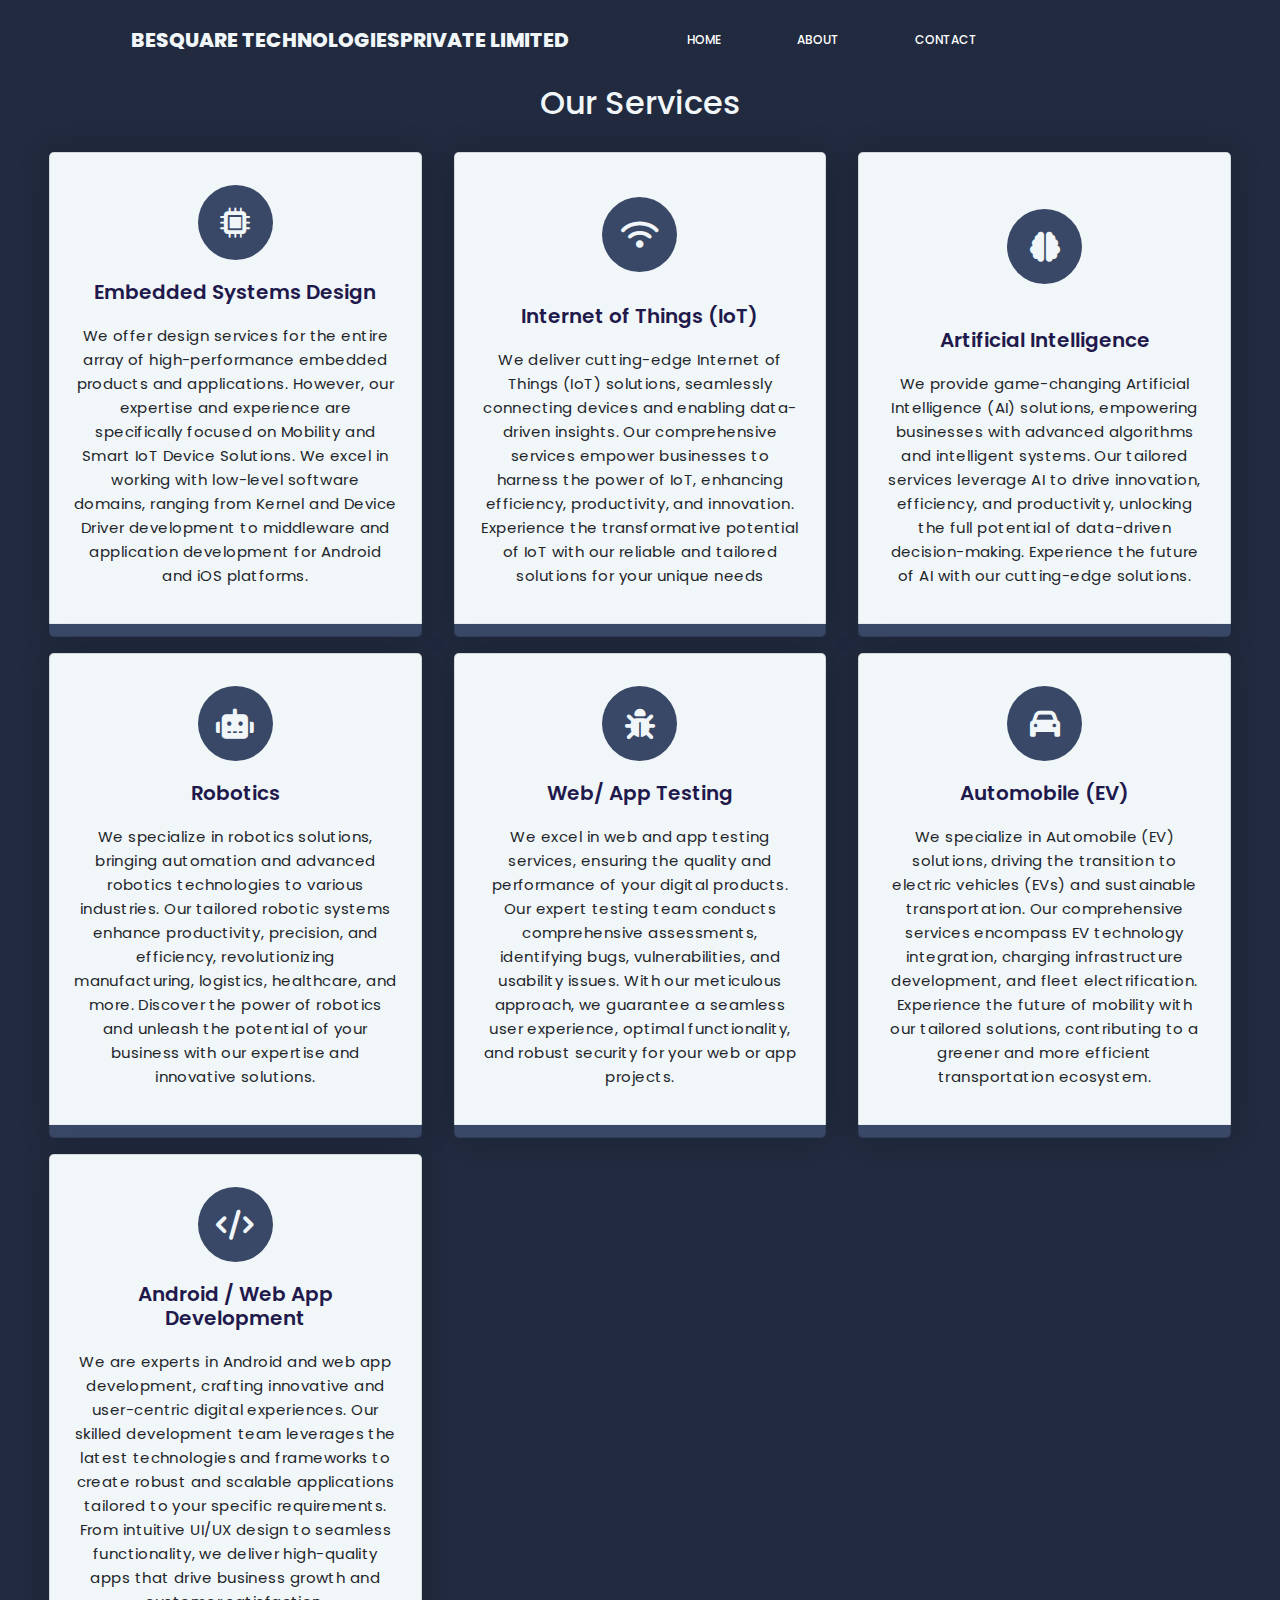
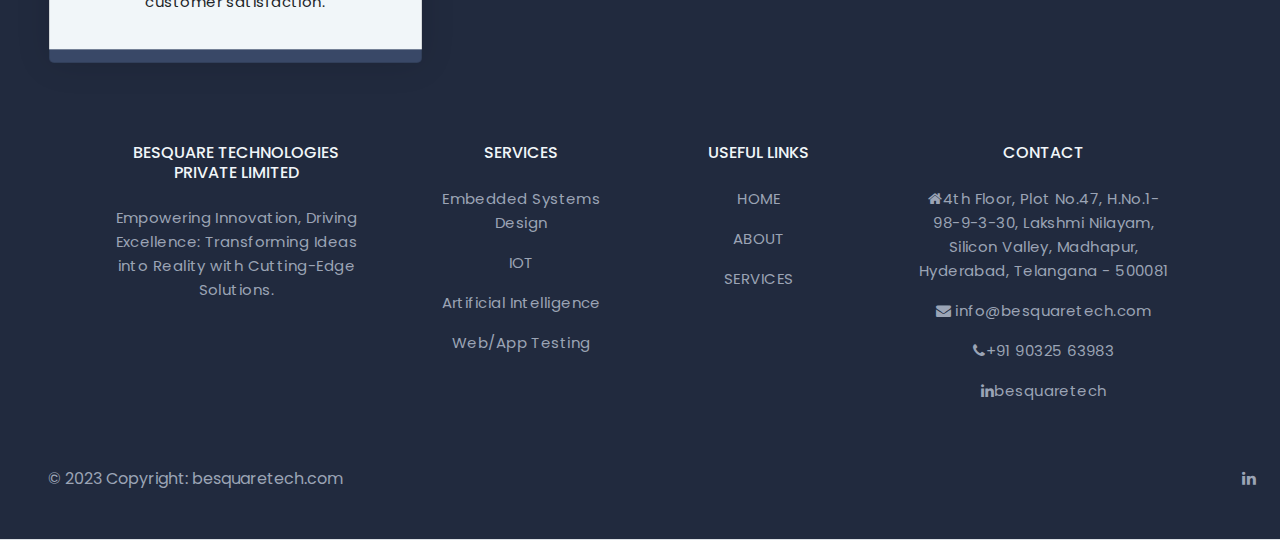
<file: services.html>
<!DOCTYPE html>
<html lang="en">
  <head>
    <meta name="viewport" content="width=device-width, initial-scale=1.0" />
    <title>Responsive Services Section</title>
    <!-- Font Awesome CDN-->
    <link
      rel="stylesheet"
      href="https://cdnjs.cloudflare.com/ajax/libs/font-awesome/6.0.0-beta3/css/all.min.css"
    />
    <!-- Google Font -->
    <link
      href="https://fonts.googleapis.com/css2?family=Poppins:wght@400;500;600&display=swap"
      rel="stylesheet"
    />

    <!-- BOOTSTRAP CSS -->
    <link
      href="https://cdn.jsdelivr.net/npm/bootstrap@5.3.0/dist/css/bootstrap.min.css"
      rel="stylesheet"
      integrity="sha384-9ndCyUaIbzAi2FUVXJi0CjmCapSmO7SnpJef0486qhLnuZ2cdeRhO02iuK6FUUVM"
      crossorigin="anonymous"
    />

    <link
      rel="stylesheet"
      href="https://stackpath.bootstrapcdn.com/bootstrap/4.3.1/css/bootstrap.min.css"
    />

    <!-- FONTAWESOME ICONS  -->
    <link
      rel="stylesheet"
      href="https://cdnjs.cloudflare.com/ajax/libs/font-awesome/4.7.0/css/font-awesome.min.css"
    />

    <!-- Stylesheet -->
    <link rel="stylesheet" href="css/services.css" />
    <link rel="stylesheet" href="css/home.css" />
  </head>
  <body>
    <!-- NAVBAR -->
    <nav class="navbar navbar-expand-lg bg-transparent">
      <div class="container-fluid">
        <a class="navbar-brand" href="index.html">
          <span class="main-title">BESQUARE TECHNOLOGIES</span>
          <span class="sub-title">PRIVATE LIMITED</span>
        </a>
        <button
          class="navbar-toggler"
          type="button"
          data-bs-toggle="collapse"
          data-bs-target="#navbarSupportedContent"
          aria-controls="navbarSupportedContent"
          aria-expanded="false"
          aria-label="Toggle navigation"
        >
          <span class="navbar-toggler-icon">
            <!-- <i class="fa fa-bars" style="color: #fff; font-size: 28px"></i> -->
            <label class="menu">
              <input type="checkbox" checked />
              <div>
                <span></span>
                <span></span>
              </div>
            </label>
          </span>
        </button>
        <div class="collapse navbar-collapse" id="navbarSupportedContent">
          <ul class="navbar-nav ms-auto mb-2 mb-lg-0">
            <li class="nav-item">
              <a class="nav-link" aria-current="page" href="index.html">HOME</a>
            </li>
            <!-- <li class="nav-item dropdown">
              <a
                class="nav-link dropdown-toggle"
                href="#"
                role="button"
                data-bs-toggle="dropdown"
                aria-expanded="false"
              >
                SERVICES
              </a>
              <ul class="dropdown-menu">
                <div class="drop1">
                  <li>
                    <a class="dropdown-item" href="#"
                      >Embedded Systems Design
                    </a>
                  </li>
                  <li>
                    <a class="dropdown-item" href="#"
                      >Internet of Things (IoT)</a
                    >
                  </li>
                  <li>
                    <a class="dropdown-item" href="#"
                      >Artificial Intelligence</a
                    >
                  </li>
                  <li>
                    <a class="dropdown-item" href="#">Machine Learning</a>
                  </li>
                  <li><a class="dropdown-item" href="#">Robotics</a></li>
                </div>
                <div class="drop2">
                  <li>
                    <a class="dropdown-item" href="#">Web/ App Testing</a>
                  </li>
                  <li>
                    <a class="dropdown-item" href="#">Automobile (EV)</a>
                  </li>
                  <li>
                    <a class="dropdown-item" href="#"
                      >Android / Web APP Development</a
                    >
                  </li>
                  <li><a class="dropdown-item" href="#">Multimedia</a></li>
                  <li><a class="dropdown-item" href="#">Data Science</a></li>
                </div>
              </ul>
            </li> -->
            <li class="nav-item">
              <a class="nav-link" href="about.html">ABOUT</a>
            </li>
            <li class="nav-item">
              <a class="nav-link contact" href="contact.html">CONTACT</a>
            </li>
          </ul>
        </div>
      </div>
    </nav>
    <section class="services">
      <div class="row">
        <h2 class="section-heading">Our Services</h2>
      </div>
      <div class="row">
        <div class="column">
          <div class="card">
            <div class="icon-wrapper">
              <i class="fas fa-microchip"></i>
            </div>
            <h3>Embedded Systems Design</h3>
            <p>
              We offer design services for the entire array of high-performance
              embedded products and applications. However, our expertise and
              experience are specifically focused on Mobility and Smart IoT
              Device Solutions. We excel in working with low-level software
              domains, ranging from Kernel and Device Driver development to
              middleware and application development for Android and iOS
              platforms.
            </p>
          </div>
        </div>
        <div class="column">
          <div class="card">
            <div class="icon-wrapper">
              <i class="fas fa-wifi"></i>
            </div>
            <h3>Internet of Things (IoT)</h3>
            <p>
              We deliver cutting-edge Internet of Things (IoT) solutions,
              seamlessly connecting devices and enabling data-driven insights.
              Our comprehensive services empower businesses to harness the power
              of IoT, enhancing efficiency, productivity, and innovation.
              Experience the transformative potential of IoT with our reliable
              and tailored solutions for your unique needs
            </p>
          </div>
        </div>
        <div class="column">
          <div class="card">
            <div class="icon-wrapper">
              <i class="fas fa-brain"></i>
            </div>
            <h3>Artificial Intelligence</h3>
            <p>
              We provide game-changing Artificial Intelligence (AI) solutions,
              empowering businesses with advanced algorithms and intelligent
              systems. Our tailored services leverage AI to drive innovation,
              efficiency, and productivity, unlocking the full potential of
              data-driven decision-making. Experience the future of AI with our
              cutting-edge solutions.
            </p>
          </div>
        </div>
        <div class="column">
          <div class="card">
            <div class="icon-wrapper">
              <i class="fas fa-robot"></i>
            </div>
            <h3>Robotics</h3>
            <p>
              We specialize in robotics solutions, bringing automation and
              advanced robotics technologies to various industries. Our tailored
              robotic systems enhance productivity, precision, and efficiency,
              revolutionizing manufacturing, logistics, healthcare, and more.
              Discover the power of robotics and unleash the potential of your
              business with our expertise and innovative solutions.
            </p>
          </div>
        </div>
        <div class="column">
          <div class="card">
            <div class="icon-wrapper">
              <i class="fas fa-bug"></i>
            </div>
            <h3>Web/ App Testing</h3>
            <p>
              We excel in web and app testing services, ensuring the quality and
              performance of your digital products. Our expert testing team
              conducts comprehensive assessments, identifying bugs,
              vulnerabilities, and usability issues. With our meticulous
              approach, we guarantee a seamless user experience, optimal
              functionality, and robust security for your web or app projects.
            </p>
          </div>
        </div>
        <div class="column">
          <div class="card">
            <div class="icon-wrapper">
              <i class="fas fa-car"></i>
            </div>
            <h3>Automobile (EV)</h3>
            <p>
              We specialize in Automobile (EV) solutions, driving the transition
              to electric vehicles (EVs) and sustainable transportation. Our
              comprehensive services encompass EV technology integration,
              charging infrastructure development, and fleet electrification.
              Experience the future of mobility with our tailored solutions,
              contributing to a greener and more efficient transportation
              ecosystem.
            </p>
          </div>
        </div>
        <div class="column">
          <div class="card">
            <div class="icon-wrapper">
              <i class="fas fa-code"></i>
            </div>
            <h3>Android / Web App Development</h3>
            <p>
              We are experts in Android and web app development, crafting
              innovative and user-centric digital experiences. Our skilled
              development team leverages the latest technologies and frameworks
              to create robust and scalable applications tailored to your
              specific requirements. From intuitive UI/UX design to seamless
              functionality, we deliver high-quality apps that drive business
              growth and customer satisfaction.
            </p>
          </div>
        </div>
      </div>
    </section>

    <!-- Footer -->
    <footer class="text-center text-lg-start bg-dark text-muted">
      <!-- Section: Links  -->
      <section class="">
        <div class="container text-center text-md-start mt-5">
          <!-- Grid row -->
          <div class="row mt-3">
            <!-- Grid column -->
            <div class="col-md-3 col-lg-4 col-xl-3 mx-auto mb-4">
              <!-- Content -->
              <h6 class="text-uppercase fw-bold mb-4">
                <i class="me-3"></i>Besquare Technologies private Limited
              </h6>
              <p class="footer-text">
                Empowering Innovation, Driving Excellence: Transforming Ideas
                into Reality with Cutting-Edge Solutions.
              </p>
            </div>
            <!-- Grid column -->

            <!-- Grid column -->
            <div class="col-md-2 col-lg-2 col-xl-2 mx-auto mb-4">
              <!-- Links -->
              <h6 class="text-uppercase fw-bold mb-4 footer-headings">
                Services
              </h6>
              <p>
                <a href="services.html" class="text-reset"
                  >Embedded Systems Design</a
                >
              </p>
              <p>
                <a href="services.html" class="text-reset">IOT</a>
              </p>
              <p>
                <a href="services.html" class="text-reset">Artificial Intelligence</a>
              </p>
              <p>
                <a href="services.html" class="text-reset">Web/App Testing</a>
              </p>
            </div>
            <!-- Grid column -->

            <!-- Grid column -->
            <div class="col-md-3 col-lg-2 col-xl-2 mx-auto mb-4">
              <!-- Links -->
              <h6 class="text-uppercase fw-bold mb-4">Useful links</h6>
              <p>
                <a href="index.html" class="text-reset">HOME</a>
              </p>
              <p>
                <a href="about.html" class="text-reset">ABOUT</a>
              </p>
              <p>
                <a href="services.html" class="text-reset">SERVICES</a>
              </p>
              <!-- <p>
                  <a href="careers.html" class="text-reset">CAREERS</a>
                </p> -->
            </div>
            <!-- Grid column -->

            <!-- Grid column -->
            <div class="col-md-4 col-lg-3 col-xl-3 mx-auto mb-md-0 mb-4">
              <!-- Links -->
              <h6 class="text-uppercase fw-bold mb-4">Contact</h6>
              <p>
                <i class="fa fa-home me-3"></i>4th Floor, Plot No.47,
                H.No.1-98-9-3-30, Lakshmi Nilayam, Silicon Valley, Madhapur,
                Hyderabad, Telangana - 500081
              </p>
              <p>
                <i class="fa fa-envelope me-3"></i>
                info@besquaretech.com
              </p>
              <p><i class="fa fa-phone me-3"></i>+91 90325 63983</p>
              <p>
                <i class="fa fa-linkedin me-3"></i
                ><a
                  href="https://www.linkedin.com/company/besquaretech/"
                  style="color: inherit"
                  target="_blank"
                  >besquaretech</a
                >
              </p>
            </div>
            <!-- Grid column -->
          </div>
          <!-- Grid row -->
        </div>
      </section>
      <!-- Section: Links  -->
      <!-- Section: Social media -->
      <section
        class="d-flex justify-content-center justify-content-lg-between p-4 border-bottom"
      >
        <!-- Copyright -->
        <div class="text-center p-4">
          © 2023 Copyright:
          <a class="text-reset fw-bold" href="#">besquaretech.com</a>
        </div>
        <!-- Copyright -->

        <!-- Right -->
        <div class="icons">
          <!-- <a href="" class="me-4 text-reset">
              <i class="fa fa-facebook-f"></i>
            </a>
            <a href="" class="me-4 text-reset">
              <i class="fa fa-twitter"></i>
            </a>
            <a href="" class="me-4 text-reset">
              <i class="fa fa-google"></i>
            </a>
            <a href="" class="me-4 text-reset">
              <i class="fa fa-instagram"></i>
            </a> -->
          <a
            href="https://www.linkedin.com/company/besquaretech"
            class="me-4 text-reset"
          >
            <i class="fa fa-linkedin"></i>
          </a>
          <!-- <a href="" class="me-4 text-reset">
              <i class="fa fa-github"></i>
            </a> -->
        </div>
        <!-- Right -->
      </section>
      <!-- Section: Social media -->
    </footer>
    <!-- Footer -->

    <script src="https://cdnjs.cloudflare.com/ajax/libs/jquery/3.4.0/jquery.min.js"></script>

    <!-- BOOTSTRAP JS -->
    <script
      src="https://cdn.jsdelivr.net/npm/bootstrap@5.3.0/dist/js/bootstrap.bundle.min.js"
      integrity="sha384-geWF76RCwLtnZ8qwWowPQNguL3RmwHVBC9FhGdlKrxdiJJigb/j/68SIy3Te4Bkz"
      crossorigin="anonymous"
    ></script>

    <script src="https://stackpath.bootstrapcdn.com/bootstrap/4.3.1/js/bootstrap.min.js"></script>
  </body>
</html>
</file>
<file: css/home.css>
/* General */
html {
  overflow-x: hidden;
}

body {
  background-color: #212a3e;
}

/* NAVBAR */

.home {
  background-image: url("../images/home.jpg");
  height: 100vh;
  background-repeat: no-repeat;
  background-position: center center;
  background-size: cover;
}
.navbar {
  padding-top: 20px;
}
.navbar-brand {
  display: flex;
  flex-direction: row;
  justify-content: center;
  align-items: center;
  margin-left: 100px;
  margin-right: 100px;
  font-size: 20px;
  font-weight: 800;
  color:#f1f6f9 !important;
  /* background: #f6f7f6; */
  /* padding: 10px; */
  /* border-radius: 20px; */
  /* box-sizing: border-box; */
  /* background: #ecf0f3; */
  /* box-shadow: 14px 14px 20px #cbced1; */
}
.company-title{
  display: flex;
  flex-direction: column !important; 
  justify-content: center;
  align-items: center;
}
.company-logo{
  margin-right: 10px;
  /* background-color: #f1f6f9; */
  border-radius: 20%;
  width: 70px;
  height: 60px;
}

@media all and (max-width: 400px) {
  .company-title{
    display: none !important;
  }
}
.nav-item {
  padding: 0px 50px 0px 10px;
}

.nav-link {
  font-size: 12px;
  font-weight: 500;
  color: white !important;
}

.dropdown-menu {
  background-color: #212a3e;
}

.dropdown-menu {
  display: none;
  position: absolute; /* Position the dropdown relative to its parent */
  top: 100%; /* Position it below the parent element */
  left: 0;
}

.nav-item {
  display: inline-block;
  position: relative; /* Ensure the parent element is positioned */
}

.nav-item:hover .dropdown-menu {
  display: block;
}

.dropdown-item {
  color: #f1f6f9;
}

/* DISPLAY TEXT ON HOMEPAGE */

.main-text-container {
  height: 60vh;
  display: flex;
  flex-direction: column;
  justify-content: center;
  align-items: center;
}

.main-text,
.sub-text {
  font-family: "Poppins";
  font-size: 4vw;
  font-weight: 600;
  color: white;
  text-transform: uppercase;
  position: relative;
}

.sub-text {
  animation: slideFromRight 1s forwards;
}

.main-text {
  animation: slideFromLeft 1s forwards;
}

@keyframes slideFromLeft {
  0% {
    left: -100%;
  }
  100% {
    left: 0;
  }
}

@keyframes slideFromRight {
  0% {
    right: -100%;
  }
  100% {
    right: 0;
  }
}

/* EXPLORE BUTTON */

.explore-container {
  display: flex;
  flex-direction: row;
  justify-content: center;
}

.explore {
  font-family: "Space Mono", monospace;
  letter-spacing: 1px;
  background: none;
  color: white;
  position: relative;
  outline: none;
  border: none;
  height: 50px;
  width: 190px;
  font-size: 14px;
  font-weight: 1000;
  z-index: 2;
  transition: 0.01s 0.23s ease-out all;
  overflow: hidden;
}
.explore:before {
  content: "";
  position: absolute;
  left: 0;
  top: 0;
  height: 100%;
  width: 55%;
  background: #000000;
  z-index: -1;
  transition: 0.3s ease-in all;
}
.explore:after {
  content: "";
  position: absolute;
  left: -5%;
  top: 5%;
  height: 90%;
  width: 5%;
  background: white;
  z-index: -1;
  transition: 0.4s 0.02s ease-in all;
}
.explore:hover {
  cursor: pointer;
  color: transparent;
}
.explore:hover:before {
  left: 100%;
  width: 25%;
}
.explore:hover:after {
  left: 100%;
  width: 70%;
}
.explore:hover .icon-right.after:after {
  left: -80px;
  color: white;
  transition: 0.2s 0.2s ease all;
}
.explore:hover .icon-right.after:before {
  left: -104px;
  top: 14px;
  opacity: 0.2;
  color: white;
}

.icon-right {
  position: absolute;
  top: 0;
  right: 0;
}
.icon-right:after {
  font-family: "FontAwesome";
  content: "⟶";
  font-size: 24px;
  display: inline-block;
  position: relative;
  top: 26px;
  transform: translate3D(0, -50%, 0);
}
.icon-right.after:after {
  left: -250px;
  color: black;
  transition: 0.15s 0.25s ease left, 0.5s 0.05s ease color;
}
.icon-right.after:before {
  content: "EXPLORE";
  position: absolute;
  left: -230px;
  top: 14px;
  opacity: 0;
  transition: 0.2s ease-in all;
}

/* Responsive */

/* DISPLAY TEXT ON HOMEPAGE PADDING */
@media all and (min-width: 1500px) {
  .main-text-container {
    align-items: normal;
  }
  .main-text {
    padding-left: 50px;
  }

  .sub-text {
    padding-left: 550px;
  }
}

/* CENTERING THE TITLE */
@media all and (max-width: 992px) {
  .container-fluid {
    display: flex;
    flex-direction: row;
    justify-content: center !important;
  }

  .navbar-toggler {
    position: absolute;
    right: 20px !important;
    top: 25px !important;
  }

  .main-text,
  .sub-text {
    font-size: 5vw;
  }
}

@media all and (max-width: 500px) {
  .navbar-brand {
    font-size: 13px !important;
  }
}

/* FOOTER */

.bg-dark {
  background-color: #212a3e !important;
  color: #9ba4b5 !important;
}

.icons {
  display: flex !important;
  flex-direction: row !important;
  align-items: center;
}

h6 {
  color: #f1f6f9 !important;
}

/* TOGGLER */
.menu {
  --front: #394867;
  --back: #9ba4b5;
  --icon: #f1f6f9;
  perspective: 600px;
  width: 48px;
  height: 48px;
  position: relative;
  cursor: pointer;
  -webkit-tap-highlight-color: transparent;
}
.menu input {
  display: none;
}
.menu input + div span {
  --rotateY: 0deg;
  --background: var(--front);
  transform: rotateY(var(--rotateY));
  transform-style: preserve-3d;
  position: absolute;
  left: 0;
  top: 0;
  width: 100%;
  height: 100%;
  border-radius: 50%;
  background: var(--background);
  -webkit-backface-visibility: hidden;
  backface-visibility: hidden;
  transition: transform 0.6s cubic-bezier(0.2, 0.64, 0.48, 1.24);
}
.menu input + div span:before,
.menu input + div span:after {
  --rotate: 0deg;
  content: "";
  position: absolute;
  width: 16px;
  height: 2px;
  border-radius: 1px;
  top: 50%;
  left: 50%;
  background: var(--icon);
  -webkit-backface-visibility: hidden;
  backface-visibility: hidden;
  transform: translate(-50%, -50%) rotate(var(--rotate)) translateZ(6px);
}
.menu input + div span:first-child {
  --background: var(--back);
}
.menu input + div span:first-child:before {
  --rotate: -45deg;
}
.menu input + div span:first-child:after {
  --rotate: 45deg;
}
.menu input + div span:last-child {
  --rotateY: 180deg;
}
.menu input + div span:last-child:before {
  box-shadow: 0 -5px 0 var(--icon), 0 5px 0 var(--icon);
}
.menu input + div span:last-child:after {
  display: none;
}
.menu input:checked + div span:first-child {
  --rotateY: -180deg;
}
.menu input:checked + div span:last-child {
  --rotateY: 0deg;
}

.navbar-toggler:focus,
.navbar-toggler:active,
.navbar-toggler-icon:focus {
  outline: none;
  box-shadow: none;
}
</file>
<file: css/why-choose.css>
span {
  display: inline-block;
  text-decoration: none;
  color: inherit;
}

.feat {
  background-color: #212a3e;
}

.section-head {
  margin-bottom: 60px;
}
.section-head h4 {
  position: relative;
  padding: 0;
  color: #f1f6f9;
  line-height: 1;
  letter-spacing: 0.3px;
  font-size: 34px;
  font-weight: 700;
  text-align: center;
  text-transform: none;
  margin-bottom: 30px;
}
.section-head h4:before {
  content: "";
  width: 60px;
  height: 3px;
  background: #9ba4b5;
  position: absolute;
  left: 0px;
  bottom: -10px;
  right: 0;
  margin: 0 auto;
}
.section-head h4 span {
  font-weight: 700;
  padding-bottom: 5px;
  color: #9ba4b5;
}
p.service_text {
  color: #cccccc !important;
  font-size: 16px;
  line-height: 28px;
  text-align: center;
}
.section-head p,
p.awesome_line {
  color: #9ba4b5;
  font-size: 16px;
  line-height: 28px;
  text-align: center;
}

.item {
  background: #f1f6f9;
  text-align: center;
  padding: 30px 25px;
  -webkit-box-shadow: 0 0px 25px rgba(0, 0, 0, 0.07);
  box-shadow: 0 0px 25px rgba(0, 0, 0, 0.07);
  border-radius: 20px;
  border: 5px solid rgba(0, 0, 0, 0.07);
  margin-bottom: 30px;
  -webkit-transition: all 0.5s ease 0;
  transition: all 0.5s ease 0;
  transition: all 0.5s ease 0s;
}

@media all and (min-width: 992px) {
  .item:hover {
    background: #394867;
    box-shadow: 0 8px 20px 0px rgba(0, 0, 0, 0.2);
    -webkit-transition: all 0.5s ease 0;
    transition: all 0.5s ease 0;
    transition: all 0.5s ease 0s;
  }
  .item:hover .item,
  .item:hover span.icon {
    background: #f1f6f9;
    border-radius: 10px;
    -webkit-transition: all 0.5s ease 0;
    transition: all 0.5s ease 0;
    transition: all 0.5s ease 0s;
  }
  .item:hover h6,
  .item:hover p {
    color: #f1f6f9;
    -webkit-transition: all 0.5s ease 0;
    transition: all 0.5s ease 0;
    transition: all 0.5s ease 0s;
  }
}
.item .icon {
  font-size: 40px;
  margin-bottom: 25px;
  color: #111119;
  width: 90px;
  height: 90px;
  line-height: 96px;
  border-radius: 50px;
}
.item .feature_box_col_one {
  background: rgba(247, 198, 5, 0.2);
  color: #111119;
}
.item .feature_box_col_two {
  background: rgba(255, 77, 28, 0.15);
  color: #111119;
}
.item .feature_box_col_three {
  background: rgba(0, 147, 38, 0.15);
  color: #111119;
}
.item .feature_box_col_four {
  background: rgba(0, 108, 255, 0.15);
  color: #111119;
}
.item .feature_box_col_five {
  background: rgba(146, 39, 255, 0.15);
  color: #111119;
}
.item .feature_box_col_six {
  background: rgba(23, 39, 246, 0.15);
  color: #111119;
}
.item p {
  font-size: 15px;
  line-height: 26px;
}
.item h6 {
  margin-bottom: 20px;
  color: #2f2f2f !important;
}
</file>
<file: css/particles.css>
/* ---- particles.js ---- */

@font-face {
  font-family: Orbit;
  src: url(fonts/Orbit/Orbit-Regular.ttf) format("ttf");
}
#particles-js {
  background-color: #dddcdc;
  background-image: url("");
  background-size: cover;
  background-position: 50% 50%;
  background-repeat: no-repeat;
  height: calc(55vw - 60px) !important;
  border-radius: 10px;
  box-shadow: 0px 0px 10px 10px rgba(0, 0, 0, 0.2);
}

.particles-container {
  padding: 30px;
  display: flex;
  flex-direction: column;
  justify-content: center;
}


/* CONTENT */

.believe-heading {
  display: flex;
  flex-direction: column;
  align-items: center;

}

#believeheading{
  position: absolute;
  left: 0;
}

.main-believe-heading,
.sub-believe-heading {
  font-size: 5vw;
  font-weight: 600;
  font-family: "Orbit";
}

.technology {
  font-weight: 100 !important;
  font-style: italic;
}

.change {
  font-weight: 1000 !important;
  color: transparent;
  -webkit-text-stroke: 0.1px black;
}

.believe-description {
  font-size: 1vw !important;
  font-weight: 500;
  font-family: "Poppins";
  text-align: center;
  margin-top: 5%;
  margin-left: 25%;
  margin-right: 25%;
}

/* COUNTER */

section#counter-stats {
  display: flex;
  justify-content: center;
  margin-top: 100px;
}

.stats {
  text-align: center;
  font-size: 35px;
  font-weight: 700;
  padding-left: 100px;
  padding-right: 100px;
}

.stats .fa {
  color: #4c4c4c;
  font-size: 60px;
}

.stats h5,
.counting {
  color: #4c4c4c;
}

@media all and (max-width: 1200px) {
  .particles-js-canvas-el {
    display: none !important;
  }
  .responsive-mode {
    display: none !important;
  }
  .believe-description {
    font-size: 2vw !important;
  }

  #particles-js {
    height: 50vw !important;
    margin-top: auto !important;
    margin-bottom: auto !important;
    display: flex;
    flex-direction: column;
    align-items: center;
    justify-content: center;
  }
}

@media all and (max-width:1200){
  .responsive-disappear{
    display: none !important;}
  
}
</file>
<file: css/clients.css>
.testimonial {
  padding: 100px 0;
  /* height: 90vh; */
}
.testimonial .row .tabs {
  all: unset;
  margin-right: 50px;
  display: flex;
  flex-direction: column;
}
.testimonial .row .tabs li {
  all: unset;
  display: block;
  position: relative;
}
.testimonial .row .tabs li.active::before {
  position: absolute;
  content: "";
  width: 50px;
  height: 50px;
  background-color: #f1f6f9;
  border-radius: 50%;
}
.testimonial .row .tabs li.active::after {
  position: absolute;
  content: "";
  width: 30px;
  height: 30px;
  background-color: #f1f6f9;
  border-radius: 50%;
}
.testimonial .row .tabs li:nth-child(1) {
  align-self: flex-end;
}
.testimonial .row .tabs li:nth-child(1)::before {
  left: 64%;
  bottom: -50px;
}
.testimonial .row .tabs li:nth-child(1)::after {
  left: 97%;
  bottom: -81px;
}
.testimonial .row .tabs li:nth-child(1) figure img {
  margin-left: auto;
}
.testimonial .row .tabs li:nth-child(2) {
  align-self: flex-start;
}
.testimonial .row .tabs li:nth-child(2)::before {
  right: -65px;
  top: 50%;
}
.testimonial .row .tabs li:nth-child(2)::after {
  bottom: 101px;
  border-radius: 50%;
  right: -120px;
}
.testimonial .row .tabs li:nth-child(2) figure img {
  margin-right: auto;
  max-width: 300px;
  width: 100%;
  margin-top: -50px;
}
.testimonial .row .tabs li:nth-child(3) {
  align-self: flex-end;
}
.testimonial .row .tabs li:nth-child(3)::before {
  right: -10px;
  top: -66%;
}
.testimonial .row .tabs li:nth-child(3)::after {
  top: -130px;
  border-radius: 50%;
  right: -46px;
}
.testimonial .row .tabs li:nth-child(3) figure img {
  margin-left: auto;
  margin-top: -50px;
}
.testimonial .row .tabs li:nth-child(3):focus {
  border: 10px solid red;
}
.testimonial .row .tabs li figure {
  position: relative;
}
.testimonial .row .tabs li figure img {
  display: block;
}
.testimonial .row .tabs li figure::after {
  content: "";
  position: absolute;
  top: 0;
  z-index: -1;
  width: 100%;
  height: 100%;
  border: 4px solid #9ba4b5;
  border-radius: 50%;
  -webkit-transform: scale(1);
  -ms-transform: scale(1);
  transform: scale(1);
  -webkit-transition: 0.3s;
  -o-transition: 0.3s;
  transition: 0.3s;
}
.testimonial .row .tabs li figure:hover::after {
  -webkit-transform: scale(1.1);
  -ms-transform: scale(1.1);
  transform: scale(1.1);
}
.testimonial .row .tabs.carousel-indicators li.active figure::after {
  -webkit-transform: scale(1.1);
  -ms-transform: scale(1.1);
  transform: scale(1.1);
}
.testimonial .row .carousel > h3 {
  font-size: 20px;
  line-height: 1.45;
  color: #9ba4b5;
  font-weight: 600;
  margin-bottom: 0;
}
.testimonial .row .carousel h1 {
  font-size: 40px;
  line-height: 1.225;
  margin-top: 23px;
  font-weight: 700;
  margin-bottom: 0;
  color: #9ba4b5;
}
.testimonial .row .carousel .carousel-indicators {
  all: unset;
  padding-top: 43px;
  display: flex;
  list-style: none;
}
.testimonial .row .carousel .carousel-indicators li {
  background: #f1f6f9;
  background-clip: padding-box;
  height: 2px;
}
.testimonial .row .carousel .carousel-inner .carousel-item .quote-wrapper {
  margin-top: 42px;
}

.testimonial .row .carousel .carousel-inner .carousel-item .quote-wrapper p {
  font-size: 18px;
  line-height: 1.72222;
  font-weight: 500;
  color: #9ba4b5;
}

.testimonial .row .carousel .carousel-inner .carousel-item .quote-wrapper h3 {
  color: #f1f6f9;
  font-weight: 700;
  margin-top: 37px;
  font-size: 20px;
  line-height: 1.45;
  text-transform: uppercase;
}

@media only screen and (max-width: 1200px) {
  .testimonial .row .tabs {
    margin-right: 25px;
  }
}



.slider {
  background: #212A3E;
  height: 75pt;
  margin: 0 auto;
  overflow: hidden;
  position: relative;
  cursor: default;
  user-select: none;
  touch-action: none;
}

.slider:before {
  left: 0;
  top: 0;
}
.slider:after,
.slider:before {
  /* background: linear-gradient(to right, #efeef2 0%, hsla(0, 0%, 100%, 0) 100%); */
  content: "";
  height: 75pt;
  position: absolute;
  width: 200px;
  z-index: 2;
}
.slider:after {
  right: 0;
  top: 0;
  transform: rotateZ(180deg);
}
.slider:after,
.slider:before {
  /* background: linear-gradient(to right, #efeef2 0%, hsla(0, 0%, 100%, 0) 100%); */
  content: "";
  height: 75pt;
  position: absolute;
  width: 200px;
  z-index: 2;
}

.slider .slide-track-1 {
  animation: scroll-l 30s linear infinite;
  display: flex;
  width: 3500px;
}

.slider .slide {
  height: 75pt;
  width: 250px;
  display: flex;
  align-items: center;
  text-align: center;
}
.slider .slide img {
  width: 180px;
  padding: 1pc;
  vertical-align: middle;
  margin: 0 auto;
  display: inline-block;
  max-width: 100%;
  height: auto;
}

@keyframes scroll-l {
  0% {
    transform: translateX(0);
  }
  100% {
    transform: translateX(calc(-250px * 7));
  }
}
</file>
<file: css/about.css>
.image-overlay {
  position: absolute;
  top: 0;
  left: 0;
  width: 91.5%;
  height: 100%;
  background-color: rgba(
    0,
    0,
    0,
    0.5
  ); /* Adjust the overlay background color and transparency */
  display: flex;
  flex-direction: column;
  justify-content: center;
  align-items: center;
  opacity: 0;
  transition: opacity 0.3s ease;
  border-radius: 46px;
}

.image-overlay:hover {
  opacity: 1;
}

.image-overlay h2,
.image-overlay p {
  color: #fff;
  font-size: 18px;
  /* font-weight: ; */
  margin: 0;
}

.image-overlay p {
  font-size: 14px;
}
.bg-transparent {
  background-color: #212a3e !important;
}

@media all and (max-width: 1200px) {
  .image-column {
    display: none;
  }
}

.sec-title {
  position: relative;
  z-index: 1;
  margin-bottom: 60px;
}

.sec-title .title {
  position: relative;
  display: block;
  font-size: 18px;
  line-height: 24px;
  color: #9ba4b5;
  font-weight: 500;
  margin-bottom: 15px;
}

.sec-title h2 {
  position: relative;
  display: block;
  font-size: 30px;
  line-height: 1.28em;
  color: #9BA4B5;
  font-weight: 600;
  padding-bottom: 18px;
}

.sec-title h2:before {
  position: absolute;
  content: "";
  left: 0px;
  bottom: 0px;
  width: 50px;
  height: 3px;
  background-color: #d1d2d6;
}

.sec-title .text {
  position: relative;
  font-size: 20px;
  line-height: 26px;
  color: #848484;
  font-weight: 400;
  margin-top: 35px;
}

.sec-title.light h2 {
  color: #ffffff;
}

.sec-title.text-center h2:before {
  left: 50%;
  margin-left: -25px;
}

.list-style-one {
  position: relative;
}

.list-style-one li {
  position: relative;
  font-size: 16px;
  line-height: 26px;
  color: #222222;
  font-weight: 400;
  padding-left: 35px;
  margin-bottom: 12px;
}

.list-style-one li:before {
  content: "\f058";
  position: absolute;
  left: 0;
  top: 0px;
  display: block;
  font-size: 18px;
  padding: 0px;
  color: #ff2222;
  font-weight: 600;
  -moz-font-smoothing: grayscale;
  -webkit-font-smoothing: antialiased;
  font-style: normal;
  font-variant: normal;
  text-rendering: auto;
  line-height: 1.6;
  font-family: "Font Awesome 5 Free";
}

.list-style-one li a:hover {
  color: #44bce2;
}

.btn-style-one {
  position: relative;
  display: inline-block;
  font-size: 17px;
  line-height: 30px;
  color: #ffffff;
  padding: 10px 30px;
  font-weight: 600;
  overflow: hidden;
  letter-spacing: 0.02em;
  background-color: #9ba4b5;
}

.btn-style-one:hover {
  background-color: #0794c9;
  color: #ffffff;
}
.about-section {
  position: relative;
  padding: 200px 0 70px;
}

.about-section .sec-title {
  margin-bottom: 45px;
}

.about-section .content-column {
  position: relative;
  margin-bottom: 50px;
}

.about-section .content-column .inner-column {
  position: relative;
  padding-left: 30px;
}

.about-section .text {
  margin-bottom: 20px;
  font-size: 17px;
  line-height: 26px;
  color: #F1F6F9;
  font-weight: 400;
}

.about-section .list-style-one {
  margin-bottom: 45px;
}

.about-section .btn-box {
  position: relative;
}

.about-section .btn-box a {
  padding: 15px 50px;
}

.about-section .image-column {
  position: relative;
}

.about-section .image-column .text-layer {
  position: absolute;
  right: -110px;
  top: 50%;
  font-size: 325px;
  line-height: 1em;
  color: #ffffff;
  margin-top: -175px;
  font-weight: 500;
}

.about-section .image-column .inner-column {
  position: relative;
  padding-left: 80px;
  padding-bottom: 0px;
}
.about-section .image-column .inner-column .author-desc {
  position: absolute;
  bottom: 16px;
  z-index: 1;
  background: orange;
  padding: 10px 15px;
  left: 96px;
  width: calc(100% - 152px);
  border-radius: 50px;
}
.about-section .image-column .inner-column .author-desc h2 {
  font-size: 21px;
  letter-spacing: 1px;
  text-align: center;
  color: #fff;
  margin: 0;
}
.about-section .image-column .inner-column .author-desc span {
  font-size: 16px;
  letter-spacing: 6px;
  text-align: center;
  color: #fff;
  display: block;
  font-weight: 400;
}
.about-section .image-column .inner-column:before {
  content: "";
  position: absolute;
  width: calc(50% + 80px);
  height: calc(100% + 160px);
  top: -80px;
  left: -3px;
  background: transparent;
  z-index: 0;
  border: 44px solid #9ba4b5;
}

.about-section .image-column .image-1 {
  position: relative;
}
.about-section .image-column .image-2 {
  position: absolute;
  left: 0;
  bottom: 0;
}

.about-section .image-column .image-2 img,
.about-section .image-column .image-1 img {
  box-shadow: 0 30px 50px rgba(8, 13, 62, 0.15);
  border-radius: 46px;
}

.about-section .image-column .video-link {
  position: absolute;
  left: 70px;
  top: 170px;
}

.about-section .image-column .video-link .link {
  position: relative;
  display: block;
  font-size: 22px;
  color: #191e34;
  font-weight: 400;
  text-align: center;
  height: 100px;
  width: 100px;
  line-height: 100px;
  background-color: #ffffff;
  border-radius: 50%;
  box-shadow: 0 30px 50px rgba(8, 13, 62, 0.15);
  -webkit-transition: all 300ms ease;
  -moz-transition: all 300ms ease;
  -ms-transition: all 300ms ease;
  -o-transition: all 300ms ease;
  transition: all 300ms ease;
}

.about-section .image-column .video-link .link:hover {
  background-color: #191e34;
  color: #ffffff;
}
</file>
<file: css/careers.css>
@import url("https://fonts.googleapis.com/css2?family=Open+Sans:wght@800&family=Roboto:wght@100;300&display=swap");
:root {
  --button: #b3b3b3;
  --button-color: #0a0a0a;
  --shadow: #000;
  --bg: #737373;
  --header: #7a7a7a;
  --color: #fafafa;
  --lit-header: #e6e6e6;
  --speed: 2s;
}
* {
  box-sizing: border-box;
  transform-style: preserve-3d;
}
@property --swing-x {
  initial-value: 0;
  inherits: false;
  syntax: "<integer>";
}
@property --swing-y {
  initial-value: 0;
  inherits: false;
  syntax: "<integer>";
}
body {
  height: 100vh;
  display: flex;
  font-family: "Roboto", sans-serif;
  flex-direction: column;
  align-items: center;
  justify-content: center;
  background: var(--bg);
  color: var(--color);
  perspective: 1200px;
}
a {
  text-transform: uppercase;
  text-decoration: none;
  background: var(--button);
  color: var(--button-color);
  padding: 1rem 4rem;
  border-radius: 4rem;
  font-size: 0.875rem;
  letter-spacing: 0.05rem;
}
p {
  font-weight: 100;
}
h1 {
  -webkit-animation: swing var(--speed) infinite alternate ease-in-out;
  animation: swing var(--speed) infinite alternate ease-in-out;
  font-size: clamp(5rem, 40vmin, 20rem);
  font-family: "Open Sans", sans-serif;
  margin: 0;
  margin-bottom: 1rem;
  letter-spacing: 1rem;
  transform: translate3d(0, 0, 0vmin);
  --x: calc(50% + (var(--swing-x) * 0.5) * 1%);
  background: radial-gradient(var(--lit-header), var(--header) 45%) var(--x)
    100%/200% 200%;
  -webkit-background-clip: text;
  color: transparent;
}
h1:after {
  -webkit-animation: swing var(--speed) infinite alternate ease-in-out;
  animation: swing var(--speed) infinite alternate ease-in-out;
  content: "404";
  position: absolute;
  top: 0;
  left: 0;
  color: var(--shadow);
  filter: blur(1.5vmin);
  transform: scale(1.05) translate3d(0, 12%, -10vmin)
    translate(
      calc((var(--swing-x, 0) * 0.05) * 1%),
      calc((var(--swing-y) * 0.05) * 1%)
    );
}
.cloak {
  animation: swing var(--speed) infinite alternate-reverse ease-in-out;
  height: 100%;
  width: 100%;
  transform-origin: 50% 30%;
  transform: rotate(calc(var(--swing-x) * -0.25deg));
  background: radial-gradient(40% 40% at 50% 42%, transparent, #000 35%);
}
.cloak__wrapper {
  position: fixed;
  top: 0;
  left: 0;
  bottom: 0;
  right: 0;
  overflow: hidden;
}
.cloak__container {
  height: 250vmax;
  width: 250vmax;
  position: absolute;
  top: 50%;
  left: 50%;
  transform: translate(-50%, -50%);
}
.info {
  text-align: center;
  line-height: 1.5;
  max-width: clamp(16rem, 90vmin, 25rem);
}
.info > p {
  margin-bottom: 3rem;
}
@-webkit-keyframes swing {
  0% {
    --swing-x: -100;
    --swing-y: -100;
  }
  50% {
    --swing-y: 0;
  }
  100% {
    --swing-y: -100;
    --swing-x: 100;
  }
}
@keyframes swing {
  0% {
    --swing-x: -100;
    --swing-y: -100;
  }
  50% {
    --swing-y: 0;
  }
  100% {
    --swing-y: -100;
    --swing-x: 100;
  }
}
</file>
<file: css/contact.css>
@import url("https://fonts.googleapis.com/css?family=Saira+Semi+Condensed&display=swap");
.form-container {
  font-family: "Saira Semi Condensed", sans-serif;
}

body {
  background: #212a3e;
}

.form-container {
  width: 100%;
  height: 100%;
  padding: 120px 0 16px;
  display: flex;
  flex-flow: row nowrap;
  align-items: center;
  justify-content: center;
}
.bg-transparent {
  background-color: #212a3e !important;
}
form {
  width: 400px;
  display: flex;
  flex-flow: column wrap;
  align-items: center;
  justify-content: center;
}
form div,
form label,
form input,
form textarea {
  width: 100%;
}

.field:nth-of-type(2) {
  margin: 16px 0;
}

label,
input,
textarea {
  padding: 8px;
}

label,
[placeholder] {
  color: #000;
}

label i {
  margin: 0 10px 0 0;
}

.field:focus-within label {
  color: #f1f6f9;
  letter-spacing: 2px;
  transition: all 0.5s ease;
}

input,
textarea {
  background: rgba(255, 255, 255, 0.5);
  border: none;
  border-radius: 4px;
  box-shadow: 0 8px 6px -6px #555;
}
input:focus,
textarea:focus {
  background: white;
  box-shadow: none;
}

textarea {
  resize: none;
}
textarea::-webkit-scrollbar {
  width: 0;
}

button {
  background: #2f4ad0;
  margin: 16px 0 50px 0;
  padding: 8px 16px;
  color: #fff;
  border: none;
  border-radius: 4px;
  cursor: pointer;
  box-shadow: 0 8px 6px -6px #555;
}
button:hover {
  letter-spacing: 2px;
  box-shadow: none;
  transition: all 0.5s ease;

}

@media (max-width: 425px) {
  form {
    width: 100%;
  }
}
</file>
<file: css/services.css>
* {
  padding: 0;
  margin: 0;
  box-sizing: border-box;
  font-family: "Poppins", sans-serif;
}

.section-heading{
    color: #F1F6F9;
    margin-bottom: 30px;
}
.services {
  /* height: 100vh; */
  width: 100%;
  display: grid;
  place-items: center;
}
.row {
  display: flex;
  flex-wrap: wrap;
}
.column {
  width: 100%;
  padding: 0 1em 1em 1em;
  text-align: center;
}
.card {
  width: 100%;
  height: 100%;
  padding: 2em 1.5em;
  background: linear-gradient(#F1F6F9 50%, #394867 50%);
  background-size: 100% 200%;
  background-position: 0 2.5%;
  border-radius: 5px;
  box-shadow: 0 0 35px rgba(0, 0, 0, 0.12);
  cursor: pointer;
  transition: 0.5s;
}
h3 {
  font-size: 20px;
  font-weight: 600;
  color: #1f194c;
  margin: 1em 0;
}
p {
  /* color: #575a7b; */
  font-size: 15px;
  line-height: 1.6;
  letter-spacing: 0.03em;
}
.icon-wrapper {
  background-color: #394867;
  position: relative;
  margin: auto;
  font-size: 30px;
  height: 2.5em;
  width: 2.5em;
  color: #F1F6F9;
  border-radius: 50%;
  display: grid;
  place-items: center;
  transition: 0.5s;
}
.card:hover {
  background-position: 0 100%;
}
.card:hover .icon-wrapper {
  background-color: #F1F6F9;
  color: #394867;
}
.card:hover h3 {
  color: #F1F6F9;
}
.card:hover p {
  color: #f0f0f0;
}
@media screen and (min-width: 768px) {
  .services {
    padding: 0 2em;
  }
  .column {
    flex: 0 50%;
    max-width: 50%;
  }
}
@media screen and (min-width: 992px) {
  .services {
    padding: 1em 3em;
  }
  .column {
    flex: 0 0 33.33%;
    max-width: 33.33%;
  }
}
</file>
